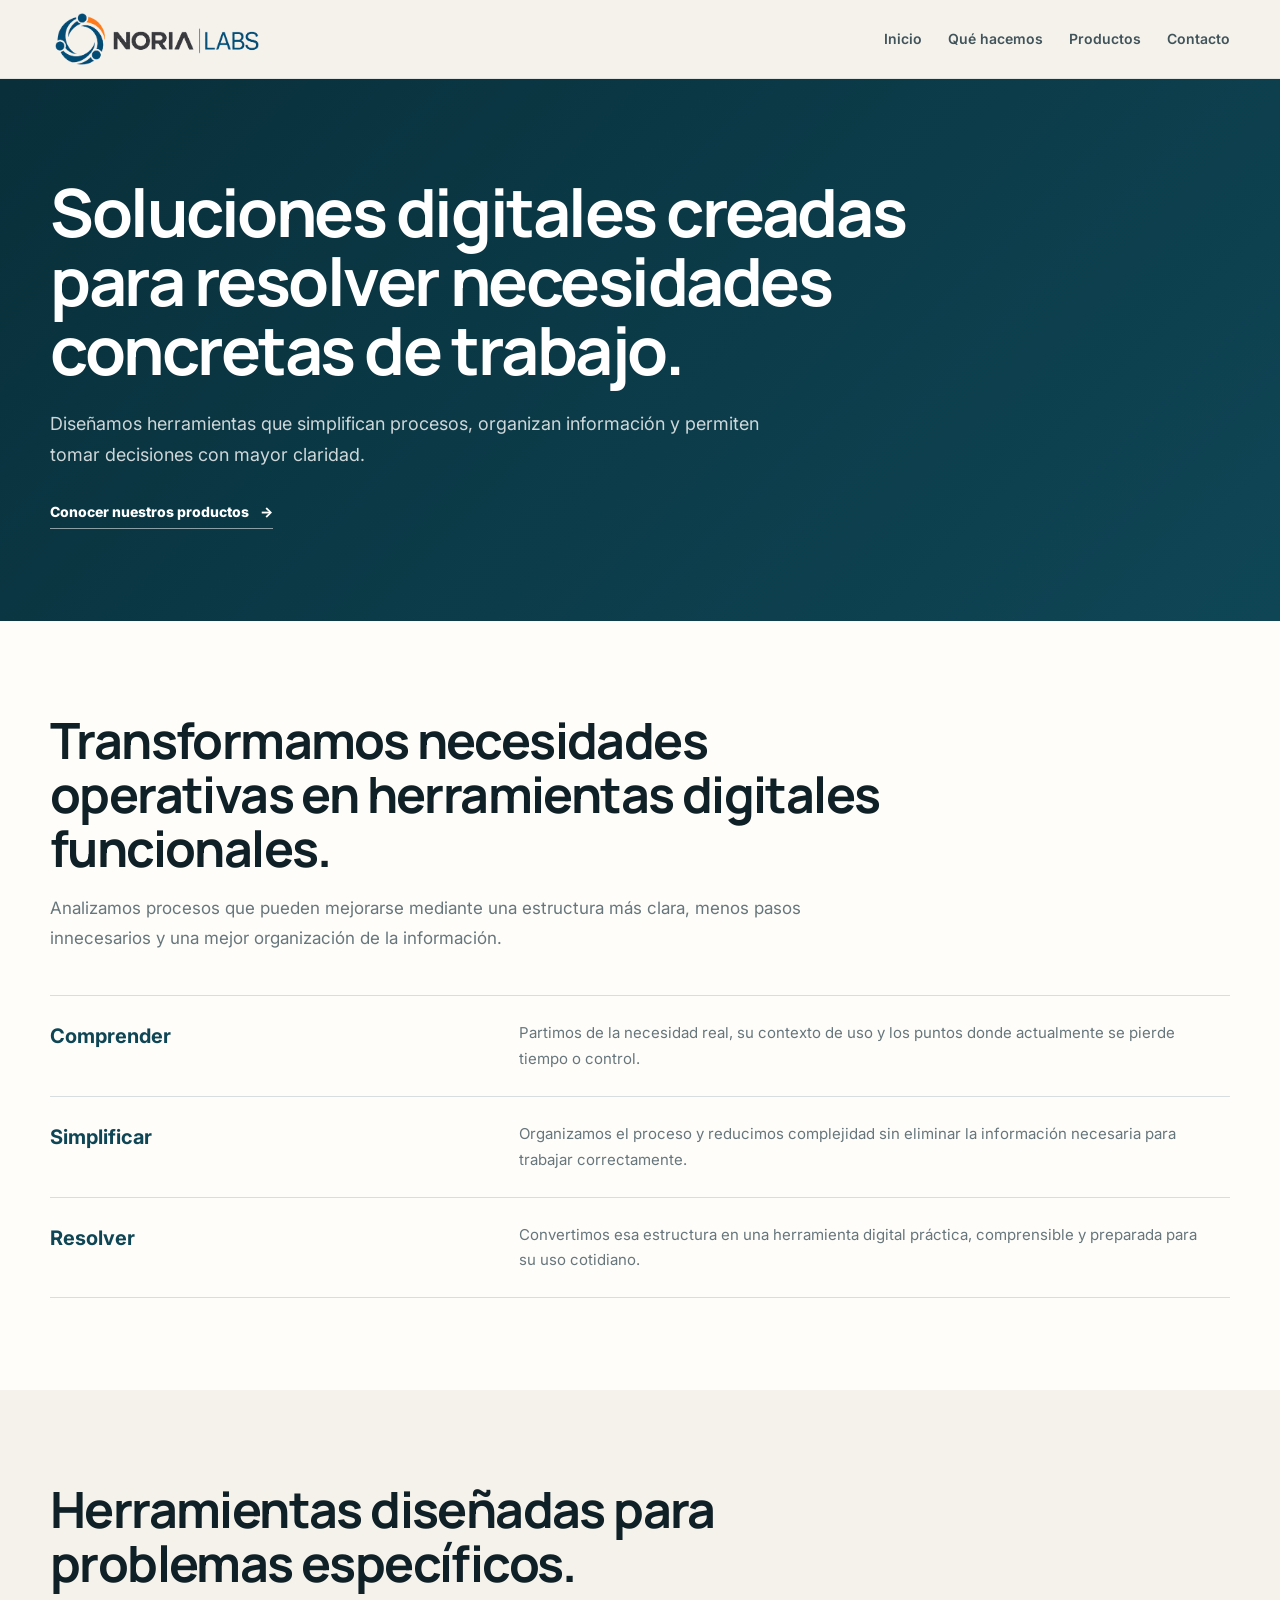
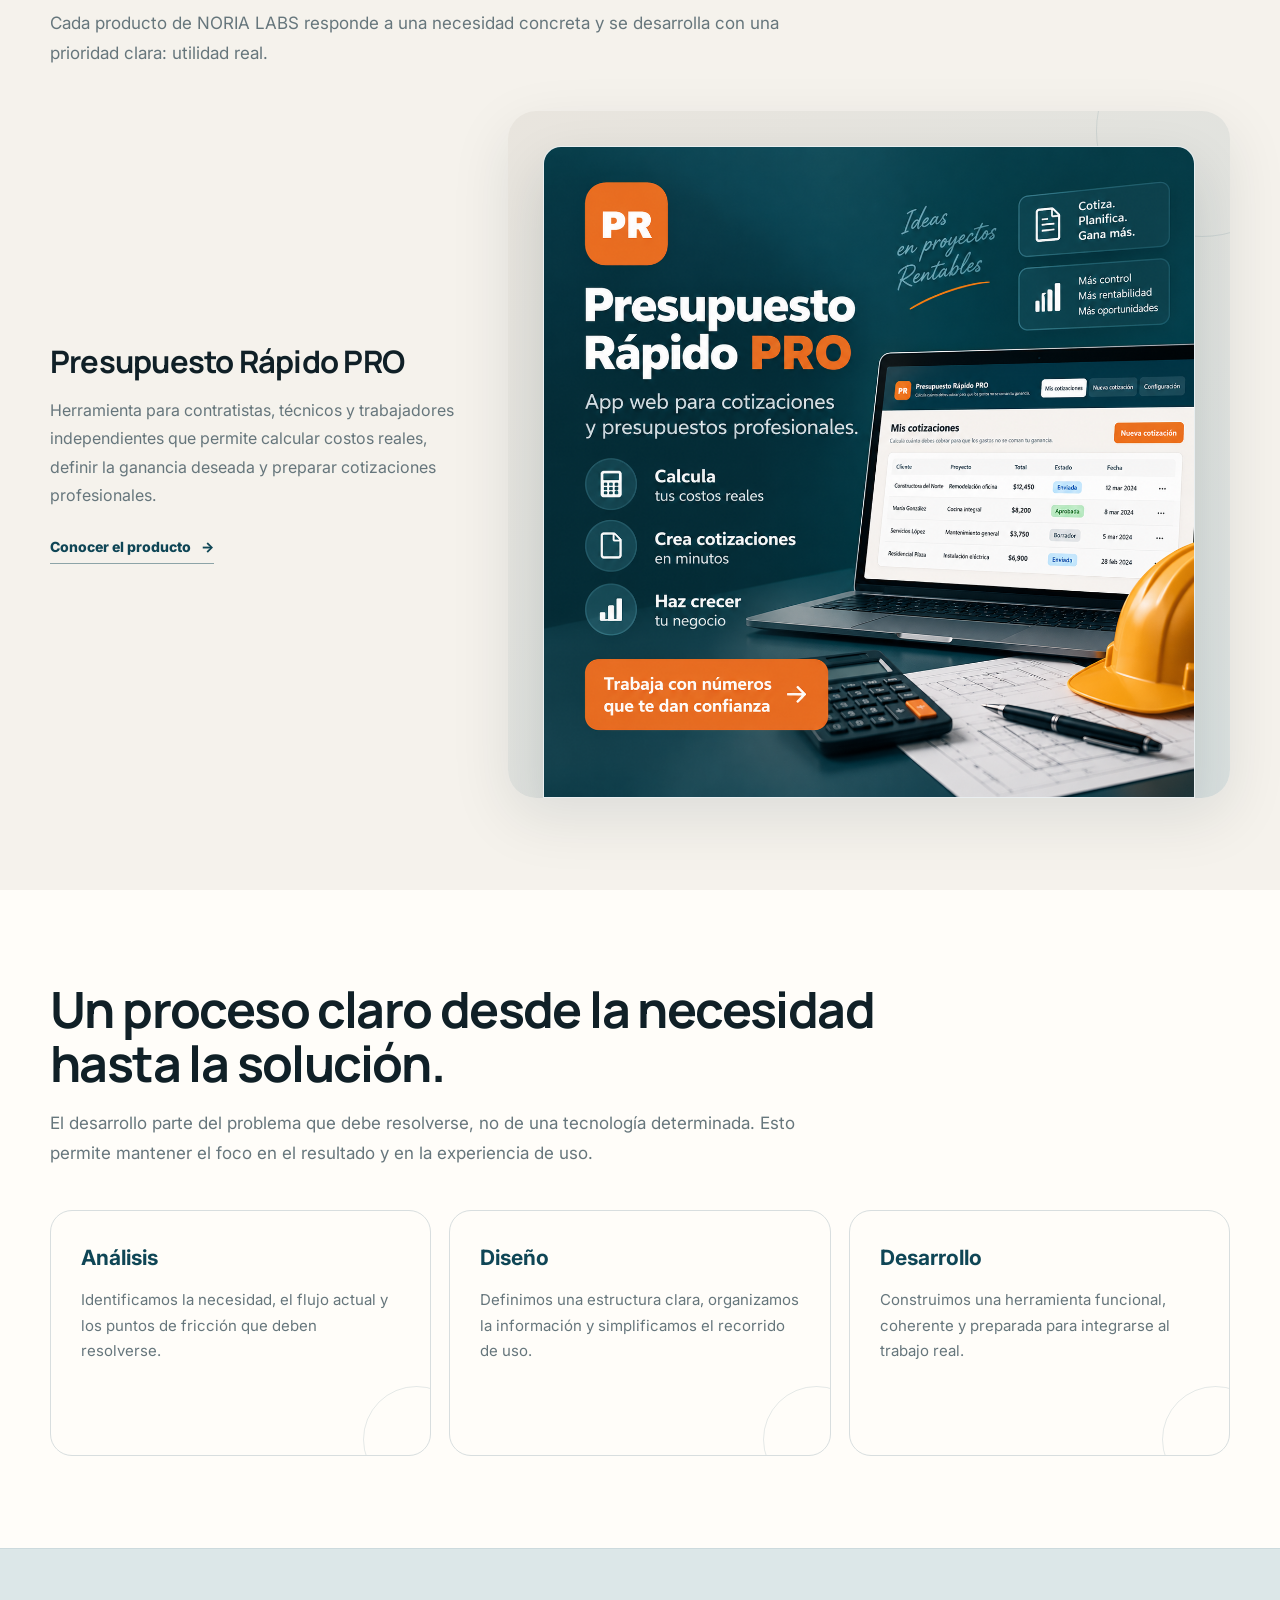
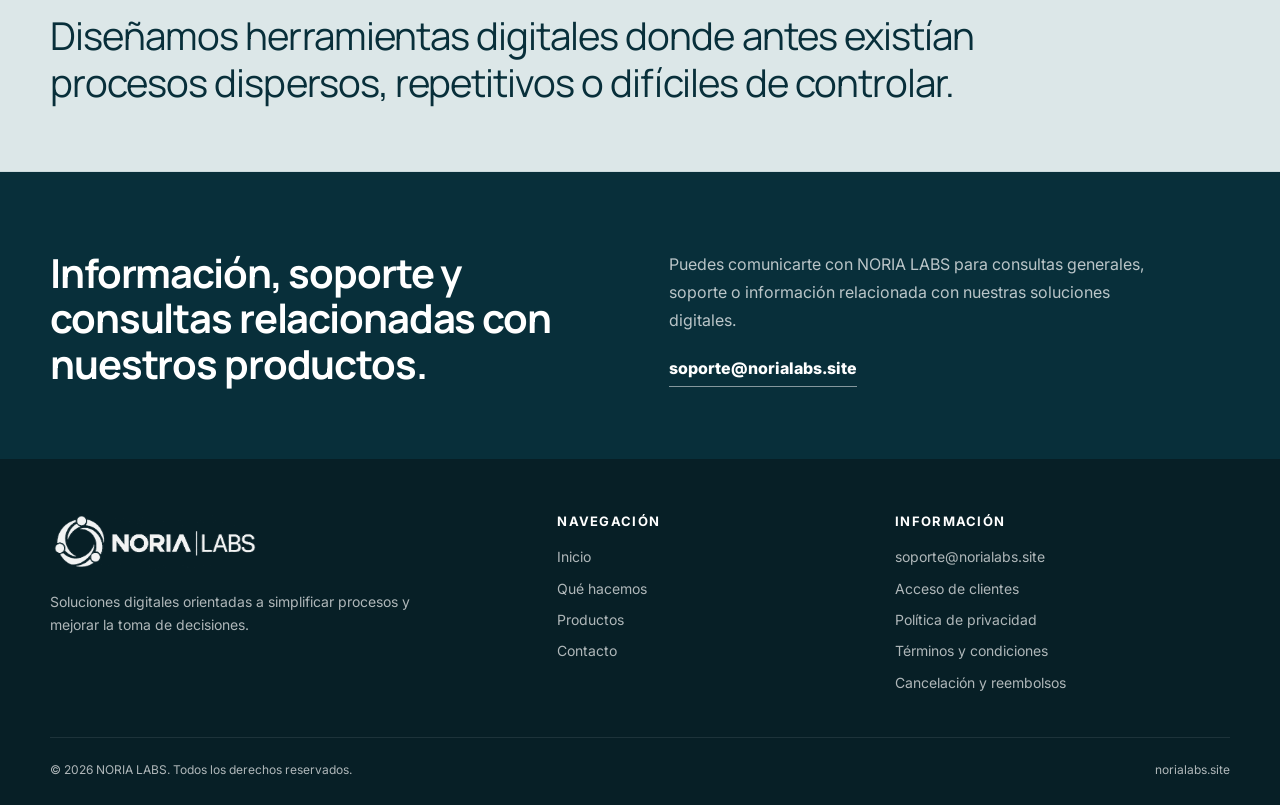
<file: index.html>
<!DOCTYPE html>
<html lang="es">
<head>
<meta charset="UTF-8">
<meta name="viewport" content="width=device-width, initial-scale=1.0">
<title>NORIA LABS — Soluciones digitales</title>
<meta name="description" content="NORIA LABS desarrolla herramientas digitales para simplificar procesos, organizar información y mejorar la toma de decisiones.">

<link rel="preconnect" href="https://fonts.googleapis.com">
<link rel="preconnect" href="https://fonts.gstatic.com" crossorigin>
<link href="https://fonts.googleapis.com/css2?family=Inter:wght@400;500;600;700;800&family=Manrope:wght@600;700;800&display=swap" rel="stylesheet">

<style>
:root{
  --teal:#0f4656;
  --teal-dark:#082f3a;
  --teal-soft:#dce7e8;
  --ivory:#f5f2ec;
  --paper:#fffdf9;
  --ink:#102027;
  --muted:#66767c;
  --line:#d8dedf;
  --white:#ffffff;
  --shadow:0 20px 60px rgba(5,38,46,.10);
}
*{box-sizing:border-box}
html{scroll-behavior:smooth}
body{
  margin:0;
  font-family:Inter,system-ui,sans-serif;
  color:var(--ink);
  background:var(--ivory);
  line-height:1.6;
  -webkit-font-smoothing:antialiased;
}
a{color:inherit;text-decoration:none}
img{display:block;max-width:100%}
.container{width:min(1180px,calc(100% - 40px));margin:auto}

.topbar{
  position:sticky;
  top:0;
  z-index:50;
  background:rgba(245,242,236,.94);
  backdrop-filter:blur(16px);
  border-bottom:1px solid rgba(15,70,86,.09);
}
.nav{
  height:78px;
  display:flex;
  align-items:center;
  gap:30px;
}
.logo img{
  width:214px;
  height:auto;
}
.nav-links{
  margin-left:auto;
  display:flex;
  gap:26px;
  font-size:14px;
  font-weight:600;
  color:#41545a;
}
.nav-links a{position:relative;padding:6px 0}
.nav-links a:after{
  content:"";
  position:absolute;
  left:0;
  bottom:0;
  width:0;
  height:1px;
  background:var(--teal);
  transition:.2s ease;
}
.nav-links a:hover:after{width:100%}

.hero{
  background:linear-gradient(135deg,var(--teal-dark),var(--teal));
  color:white;
  padding:98px 0 92px;
}
.hero-copy{
  max-width:860px;
}
.hero h1{
  margin:0;
  max-width:860px;
  font-family:Manrope,sans-serif;
  font-size:clamp(44px,5.2vw,72px);
  line-height:1.04;
  letter-spacing:-.037em;
}
.hero p{
  max-width:720px;
  margin:24px 0 0;
  font-size:18px;
  line-height:1.72;
  color:rgba(255,255,255,.80);
}
.hero-link{
  display:inline-flex;
  align-items:center;
  gap:11px;
  margin-top:30px;
  padding-bottom:5px;
  border-bottom:1px solid rgba(255,255,255,.52);
  font-size:14px;
  font-weight:800;
}
.hero-link span{transition:.2s}
.hero-link:hover span{transform:translateX(4px)}

.section{padding:92px 0}
.section.alt{background:var(--paper)}
.section-head{
  display:block;
  margin-bottom:42px;
}
.section h2{
  margin:0;
  max-width:840px;
  font-family:Manrope,sans-serif;
  font-size:clamp(34px,4vw,50px);
  line-height:1.08;
  letter-spacing:-.032em;
}
.section-intro{
  margin:18px 0 0;
  max-width:760px;
  color:var(--muted);
  font-size:17px;
  line-height:1.78;
}

.principles{
  border-top:1px solid var(--line);
}
.principle{
  display:grid;
  grid-template-columns:1fr 1.7fr;
  gap:50px;
  align-items:start;
  padding:24px 0;
  border-bottom:1px solid var(--line);
}
.principle h3{
  margin:0;
  color:var(--teal);
  font-size:20px;
}
.principle p{
  margin:0;
  max-width:690px;
  color:var(--muted);
  font-size:15px;
  line-height:1.72;
}

.product-layout{
  display:grid;
  grid-template-columns:.72fr 1.28fr;
  gap:52px;
  align-items:center;
}
.product-copy h3{
  margin:0 0 16px;
  font-family:Manrope,sans-serif;
  font-size:31px;
  line-height:1.14;
  letter-spacing:-.025em;
}
.product-copy p{
  margin:0 0 24px;
  color:var(--muted);
  line-height:1.78;
  font-size:16px;
}
.product-link{
  display:inline-flex;
  align-items:center;
  gap:10px;
  color:var(--teal);
  font-size:14px;
  font-weight:800;
  border-bottom:1px solid rgba(15,70,86,.45);
  padding-bottom:5px;
}
.product-visual{
  position:relative;
  border-radius:28px;
  padding:35px 35px 0;
  overflow:hidden;
  background:linear-gradient(145deg,#e9e5de,#d9e0df);
  box-shadow:var(--shadow);
}
.product-visual:before{
  content:"";
  position:absolute;
  width:210px;
  height:210px;
  border-radius:50%;
  border:1px solid rgba(15,70,86,.10);
  right:-78px;
  top:-86px;
}
.screen{
  position:relative;
  z-index:1;
  border-radius:18px 18px 0 0;
  overflow:hidden;
  border:1px solid rgba(15,70,86,.09);
  background:white;
  box-shadow:0 24px 55px rgba(5,38,46,.14);
}

.process{
  margin-top:8px;
  display:grid;
  grid-template-columns:repeat(3,1fr);
  gap:18px;
}
.process-card{
  position:relative;
  min-height:246px;
  padding:30px;
  border-radius:22px;
  border:1px solid var(--line);
  background:var(--paper);
  overflow:hidden;
}
.process-card:after{
  content:"";
  position:absolute;
  width:105px;height:105px;
  border:1px solid rgba(15,70,86,.11);
  border-radius:50%;
  right:-40px;bottom:-38px;
}
.process-card h3{
  margin:0 0 12px;
  color:var(--teal);
  font-size:21px;
}
.process-card p{
  margin:0;
  color:var(--muted);
  font-size:15px;
  line-height:1.72;
}

.statement{
  background:var(--teal-soft);
  border-top:1px solid rgba(15,70,86,.08);
  border-bottom:1px solid rgba(15,70,86,.08);
  padding:64px 0;
}
.statement p{
  margin:0;
  max-width:980px;
  font-family:Manrope,sans-serif;
  font-size:clamp(26px,3vw,39px);
  line-height:1.22;
  letter-spacing:-.025em;
  color:var(--teal-dark);
}

.contact{
  background:var(--teal-dark);
  color:white;
  padding:78px 0 72px;
}
.contact-grid{
  display:grid;
  grid-template-columns:1fr 1fr;
  gap:58px;
  align-items:start;
}
.contact h2{
  margin:0;
  max-width:660px;
  font-family:Manrope,sans-serif;
  font-size:clamp(28px,3.2vw,40px);
  line-height:1.14;
  letter-spacing:-.028em;
}
.contact p{
  margin:0 0 22px;
  max-width:490px;
  color:rgba(255,255,255,.72);
  font-size:16px;
  line-height:1.75;
}
.contact-link{
  display:inline-block;
  color:white;
  font-weight:800;
  border-bottom:1px solid rgba(255,255,255,.5);
  padding-bottom:5px;
}

footer{
  background:#071f26;
  color:rgba(255,255,255,.68);
  padding:52px 0 26px;
}
.footer-grid{
  display:grid;
  grid-template-columns:1.15fr .72fr .85fr;
  gap:54px;
}
.footer-logo img{
  width:210px;
  filter:brightness(0) invert(1);
  opacity:.95;
  margin-bottom:18px;
}
.footer-logo p{
  margin:0;
  max-width:390px;
  font-size:14px;
  line-height:1.7;
}
.footer-col strong{
  display:block;
  color:white;
  margin-bottom:14px;
  font-size:13px;
  text-transform:uppercase;
  letter-spacing:.1em;
}
.footer-col a,.footer-col span{
  display:block;
  margin:0 0 9px;
  font-size:14px;
}
.footer-legal{
  margin-top:34px;
  padding-top:22px;
  border-top:1px solid rgba(255,255,255,.09);
  display:flex;
  justify-content:space-between;
  gap:18px;
  flex-wrap:wrap;
  font-size:12px;
}

@media(max-width:900px){
  .nav-links{display:none}
  .product-layout,.contact-grid,.footer-grid{grid-template-columns:1fr}
  .principle{grid-template-columns:1fr}
  .process{grid-template-columns:1fr}
}
@media(max-width:620px){
  .container{width:min(100% - 28px,1180px)}
  .nav{height:66px}
  .logo img{width:160px}
  .hero{padding:54px 0 50px}
  .hero h1{font-size:36px;line-height:1.08;letter-spacing:-.03em}
  .hero p{font-size:16.5px;line-height:1.7}
  .hero-link{margin-top:26px;font-size:13.5px}
  .section{padding:58px 0}
  .section h2{font-size:28px;line-height:1.14;letter-spacing:-.02em}
  .section-intro{font-size:15.5px;line-height:1.72}
  .product-layout{gap:28px}
  .product-copy h3{font-size:27px}
  .product-visual{padding:22px 22px 0}
  .statement{padding:44px 0}
  .statement p{font-size:27px;line-height:1.25}
  .contact{padding:54px 0 50px}
  .contact h2{font-size:29px;line-height:1.16}
  .footer-logo img{width:180px}
}
</style>
</head>
<body>

<header class="topbar">
  <div class="container nav">
    <a class="logo" href="#inicio">
      <img src="assets/noria-labs-logo.png" alt="NORIA LABS">
    </a>

    <nav class="nav-links">
      <a href="#inicio">Inicio</a>
      <a href="#que-hacemos">Qué hacemos</a>
      <a href="#productos">Productos</a>
      <a href="#contacto">Contacto</a>
    </nav>
  </div>
</header>

<main>
  <section class="hero" id="inicio">
    <div class="container">
      <div class="hero-copy">
        <h1>Soluciones digitales creadas para resolver necesidades concretas de trabajo.</h1>
        <p>
          Diseñamos herramientas que simplifican procesos, organizan información y permiten tomar decisiones con mayor claridad.
        </p>
        <a class="hero-link" href="#productos">Conocer nuestros productos <span>→</span></a>
      </div>
    </div>
  </section>

  <section class="section alt" id="que-hacemos">
    <div class="container">
      <div class="section-head">
        <h2>Transformamos necesidades operativas en herramientas digitales funcionales.</h2>
        <p class="section-intro">
          Analizamos procesos que pueden mejorarse mediante una estructura más clara, menos pasos innecesarios y una mejor organización de la información.
        </p>
      </div>

      <div class="principles">
        <div class="principle">
          <h3>Comprender</h3>
          <p>Partimos de la necesidad real, su contexto de uso y los puntos donde actualmente se pierde tiempo o control.</p>
        </div>
        <div class="principle">
          <h3>Simplificar</h3>
          <p>Organizamos el proceso y reducimos complejidad sin eliminar la información necesaria para trabajar correctamente.</p>
        </div>
        <div class="principle">
          <h3>Resolver</h3>
          <p>Convertimos esa estructura en una herramienta digital práctica, comprensible y preparada para su uso cotidiano.</p>
        </div>
      </div>
    </div>
  </section>

  <section class="section" id="productos">
    <div class="container">
      <div class="section-head">
        <h2>Herramientas diseñadas para problemas específicos.</h2>
        <p class="section-intro">
          Cada producto de NORIA LABS responde a una necesidad concreta y se desarrolla con una prioridad clara: utilidad real.
        </p>
      </div>

      <div class="product-layout">
        <div class="product-copy">
          <h3>Presupuesto Rápido PRO</h3>
          <p>
            Herramienta para contratistas, técnicos y trabajadores independientes que permite calcular costos reales, definir la ganancia deseada y preparar cotizaciones profesionales.
          </p>
          <a class="product-link" href="https://norialabs.site/presupuesto-pro/" target="_blank">
            Conocer el producto <span>→</span>
          </a>
        </div>

        <div class="product-visual">
          <div class="screen">
            <img src="presupuesto-pro/assets/presupuesto-pro-hero.png" alt="Presupuesto Rápido PRO">
          </div>
        </div>
      </div>
    </div>
  </section>

  <section class="section alt">
    <div class="container">
      <div class="section-head">
        <h2>Un proceso claro desde la necesidad hasta la solución.</h2>
        <p class="section-intro">
          El desarrollo parte del problema que debe resolverse, no de una tecnología determinada. Esto permite mantener el foco en el resultado y en la experiencia de uso.
        </p>
      </div>

      <div class="process">
        <article class="process-card">
          <h3>Análisis</h3>
          <p>Identificamos la necesidad, el flujo actual y los puntos de fricción que deben resolverse.</p>
        </article>
        <article class="process-card">
          <h3>Diseño</h3>
          <p>Definimos una estructura clara, organizamos la información y simplificamos el recorrido de uso.</p>
        </article>
        <article class="process-card">
          <h3>Desarrollo</h3>
          <p>Construimos una herramienta funcional, coherente y preparada para integrarse al trabajo real.</p>
        </article>
      </div>
    </div>
  </section>

  <section class="statement">
    <div class="container">
      <p>Diseñamos herramientas digitales donde antes existían procesos dispersos, repetitivos o difíciles de controlar.</p>
    </div>
  </section>

  <section class="contact" id="contacto">
    <div class="container contact-grid">
      <div>
        <h2>Información, soporte y consultas relacionadas con nuestros productos.</h2>
      </div>
      <div>
        <p>
          Puedes comunicarte con NORIA LABS para consultas generales, soporte o información relacionada con nuestras soluciones digitales.
        </p>
        <a class="contact-link" href="https://mail.google.com/mail/?view=cm&fs=1&to=soporte@norialabs.site&su=Consulta%20NORIA%20LABS" target="_blank" rel="noopener">soporte@norialabs.site</a>
      </div>
    </div>
  </section>
</main>

<footer>
  <div class="container">
    <div class="footer-grid">
      <div class="footer-logo">
        <img src="assets/noria-labs-logo.png" alt="NORIA LABS">
        <p>Soluciones digitales orientadas a simplificar procesos y mejorar la toma de decisiones.</p>
      </div>

      <div class="footer-col">
        <strong>Navegación</strong>
        <a href="#inicio">Inicio</a>
        <a href="#que-hacemos">Qué hacemos</a>
        <a href="#productos">Productos</a>
        <a href="#contacto">Contacto</a>
      </div>

      <div class="footer-col">
        <strong>Información</strong>
        <a href="https://mail.google.com/mail/?view=cm&fs=1&to=soporte@norialabs.site&su=Consulta%20NORIA%20LABS" target="_blank" rel="noopener">soporte@norialabs.site</a>
        <a href="https://presupuestopro.norialabs.site" target="_blank">Acceso de clientes</a>
        <a href="/privacidad.html">Política de privacidad</a>
        <a href="/terminos.html">Términos y condiciones</a>
        <a href="/cancelacion-reembolsos.html">Cancelación y reembolsos</a>
      </div>
    </div>

    <div class="footer-legal">
      <span>© 2026 NORIA LABS. Todos los derechos reservados.</span>
      <span>norialabs.site</span>
    </div>
  </div>
</footer>

</body>
</html>
</file>
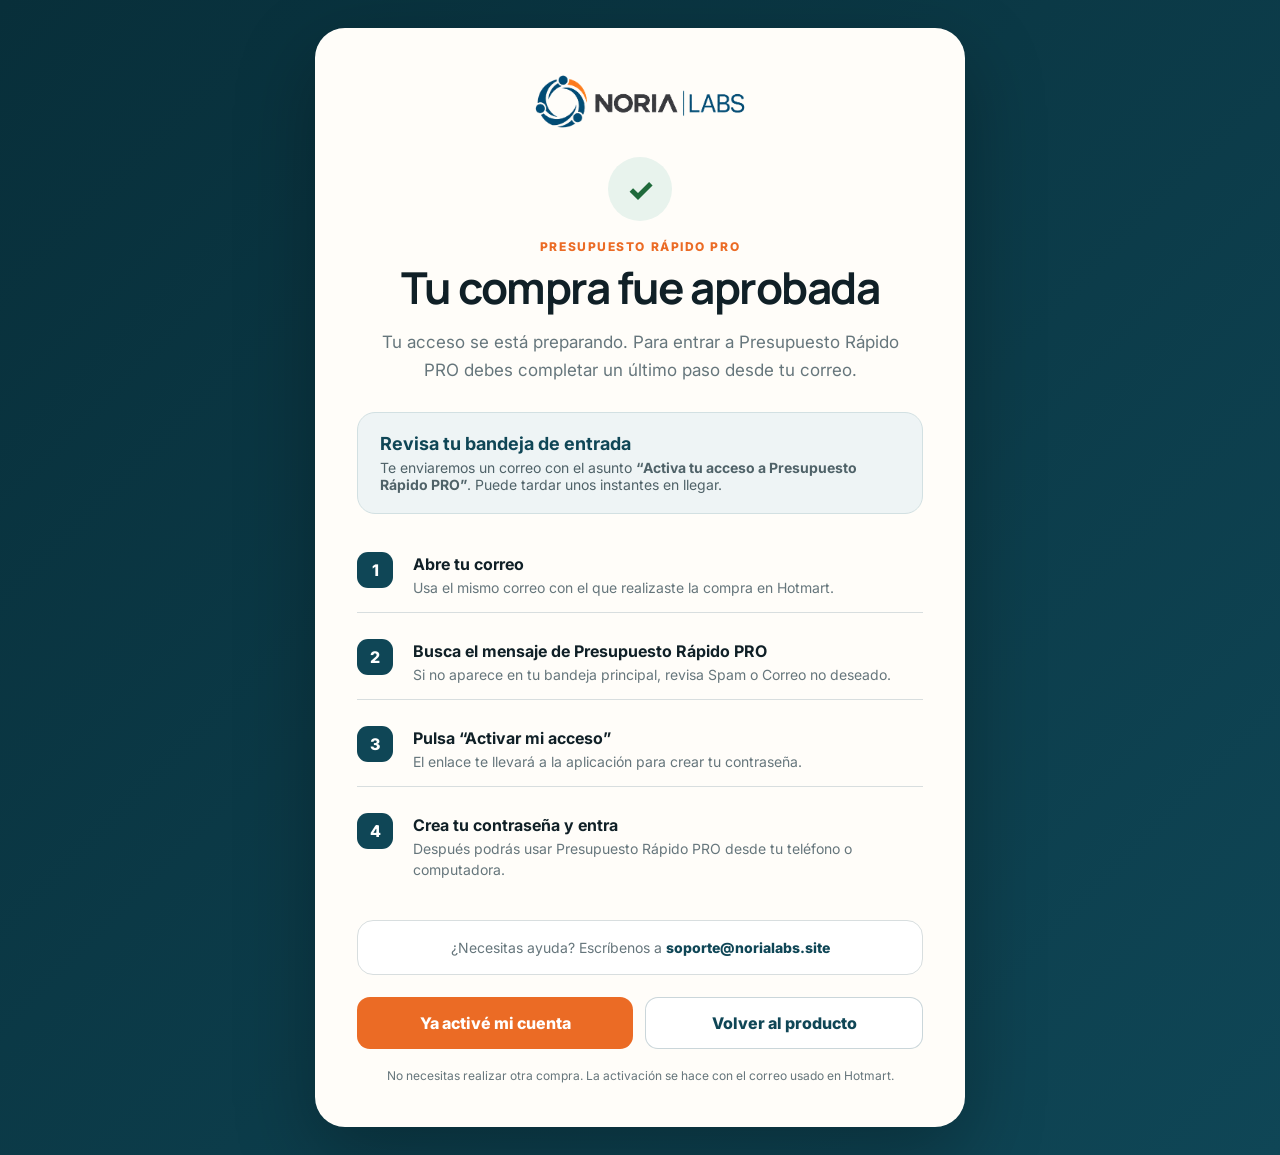
<file: activar/index.html>
<!doctype html>
<html lang="es">
<head>
  <meta charset="utf-8">
  <meta name="viewport" content="width=device-width, initial-scale=1">
  <title>Activa tu acceso | Presupuesto Rápido PRO</title>
  <meta name="description" content="Instrucciones para activar tu acceso a Presupuesto Rápido PRO después de tu compra.">
  <meta name="robots" content="noindex,nofollow">
  <meta name="theme-color" content="#0f4656">
  <link rel="preconnect" href="https://fonts.googleapis.com">
  <link rel="preconnect" href="https://fonts.gstatic.com" crossorigin>
  <link href="https://fonts.googleapis.com/css2?family=Inter:wght@400;500;600;700;800&family=Manrope:wght@600;700;800&display=swap" rel="stylesheet">
  <style>
    :root{--teal:#0f4656;--teal-dark:#082f3a;--orange:#eb6b25;--orange-dark:#d75916;--ivory:#f5f2ec;--paper:#fffdf9;--ink:#102027;--muted:#66767c;--line:#d8dedf}
    *{box-sizing:border-box}body{margin:0;min-height:100vh;font-family:Inter,system-ui,sans-serif;color:var(--ink);background:linear-gradient(135deg,var(--teal-dark),var(--teal));display:grid;place-items:center;padding:28px}
    .card{width:min(650px,100%);background:var(--paper);border-radius:30px;padding:42px;box-shadow:0 28px 80px rgba(0,0,0,.28)}
    .brand{display:flex;justify-content:center;margin-bottom:24px}.brand img{width:220px;max-width:76%;height:auto}
    .ok{width:64px;height:64px;border-radius:50%;display:grid;place-items:center;margin:0 auto 18px;background:#e8f3ed;color:#1f6a3b;font-size:31px;font-weight:800}
    .eyebrow{display:block;text-align:center;font-size:12px;font-weight:800;letter-spacing:.13em;color:var(--orange);margin-bottom:10px}
    h1{font-family:Manrope,sans-serif;font-size:clamp(30px,6vw,44px);line-height:1.08;letter-spacing:-.035em;text-align:center;margin:0 0 16px}
    .lead{color:var(--muted);font-size:17px;line-height:1.65;text-align:center;margin:0 auto 28px;max-width:540px}
    .notice{background:#eef4f5;border:1px solid #d2e0e2;border-radius:18px;padding:20px 22px;margin-bottom:24px}
    .notice strong{display:block;color:var(--teal);font-size:18px;margin-bottom:5px}.notice p{margin:0;color:#4f6268;font-size:14px}
    .steps{display:grid;gap:12px;margin:0 0 26px}
    .step{display:grid;grid-template-columns:42px 1fr;gap:14px;align-items:start;padding:14px 0;border-bottom:1px solid var(--line)}
    .step:last-child{border-bottom:0}.num{width:36px;height:36px;border-radius:11px;background:var(--teal);color:#fff;display:grid;place-items:center;font-weight:800}.step strong{display:block;margin:2px 0 3px}.step span{color:var(--muted);font-size:14px;line-height:1.5}
    .help{background:#fff;border:1px solid var(--line);border-radius:16px;padding:18px;text-align:center;color:var(--muted);font-size:14px}.help a{color:var(--teal);font-weight:800;text-decoration:none}
    .actions{display:flex;gap:12px;flex-wrap:wrap;margin-top:22px}.btn{flex:1;min-width:210px;display:inline-flex;align-items:center;justify-content:center;min-height:52px;padding:0 20px;border-radius:13px;font-weight:800;text-decoration:none}.btn-primary{background:var(--orange);color:#fff}.btn-primary:hover{background:var(--orange-dark)}.btn-secondary{border:1px solid rgba(15,70,86,.22);color:var(--teal);background:#fff}
    .micro{text-align:center;color:var(--muted);font-size:12px;line-height:1.5;margin:18px 0 0}
    @media(max-width:560px){body{padding:18px}.card{padding:30px 22px;border-radius:22px}.brand img{width:190px}.lead{font-size:16px}.actions{display:grid}.btn{width:100%;min-width:0}}
  </style>
</head>
<body>
  <main class="card">
    <div class="brand"><img src="../assets/noria-labs-logo.png" alt="NORIA LABS"></div>
    <div class="ok">✓</div>
    <span class="eyebrow">PRESUPUESTO RÁPIDO PRO</span>
    <h1>Tu compra fue aprobada</h1>
    <p class="lead">Tu acceso se está preparando. Para entrar a Presupuesto Rápido PRO debes completar un último paso desde tu correo.</p>

    <div class="notice">
      <strong>Revisa tu bandeja de entrada</strong>
      <p>Te enviaremos un correo con el asunto <b>“Activa tu acceso a Presupuesto Rápido PRO”</b>. Puede tardar unos instantes en llegar.</p>
    </div>

    <div class="steps">
      <div class="step"><div class="num">1</div><div><strong>Abre tu correo</strong><span>Usa el mismo correo con el que realizaste la compra en Hotmart.</span></div></div>
      <div class="step"><div class="num">2</div><div><strong>Busca el mensaje de Presupuesto Rápido PRO</strong><span>Si no aparece en tu bandeja principal, revisa Spam o Correo no deseado.</span></div></div>
      <div class="step"><div class="num">3</div><div><strong>Pulsa “Activar mi acceso”</strong><span>El enlace te llevará a la aplicación para crear tu contraseña.</span></div></div>
      <div class="step"><div class="num">4</div><div><strong>Crea tu contraseña y entra</strong><span>Después podrás usar Presupuesto Rápido PRO desde tu teléfono o computadora.</span></div></div>
    </div>

    <div class="help">
      ¿Necesitas ayuda? Escríbenos a
      <a href="https://mail.google.com/mail/?view=cm&fs=1&to=soporte@norialabs.site&su=Ayuda%20con%20mi%20acceso%20a%20Presupuesto%20R%C3%A1pido%20PRO" target="_blank" rel="noopener">soporte@norialabs.site</a>
    </div>

    <div class="actions">
      <a class="btn btn-primary" href="https://presupuestopro.norialabs.site" target="_blank" rel="noopener">Ya activé mi cuenta</a>
      <a class="btn btn-secondary" href="https://norialabs.site/presupuesto-pro/">Volver al producto</a>
    </div>
    <p class="micro">No necesitas realizar otra compra. La activación se hace con el correo usado en Hotmart.</p>
  </main>
</body>
</html>
</file>
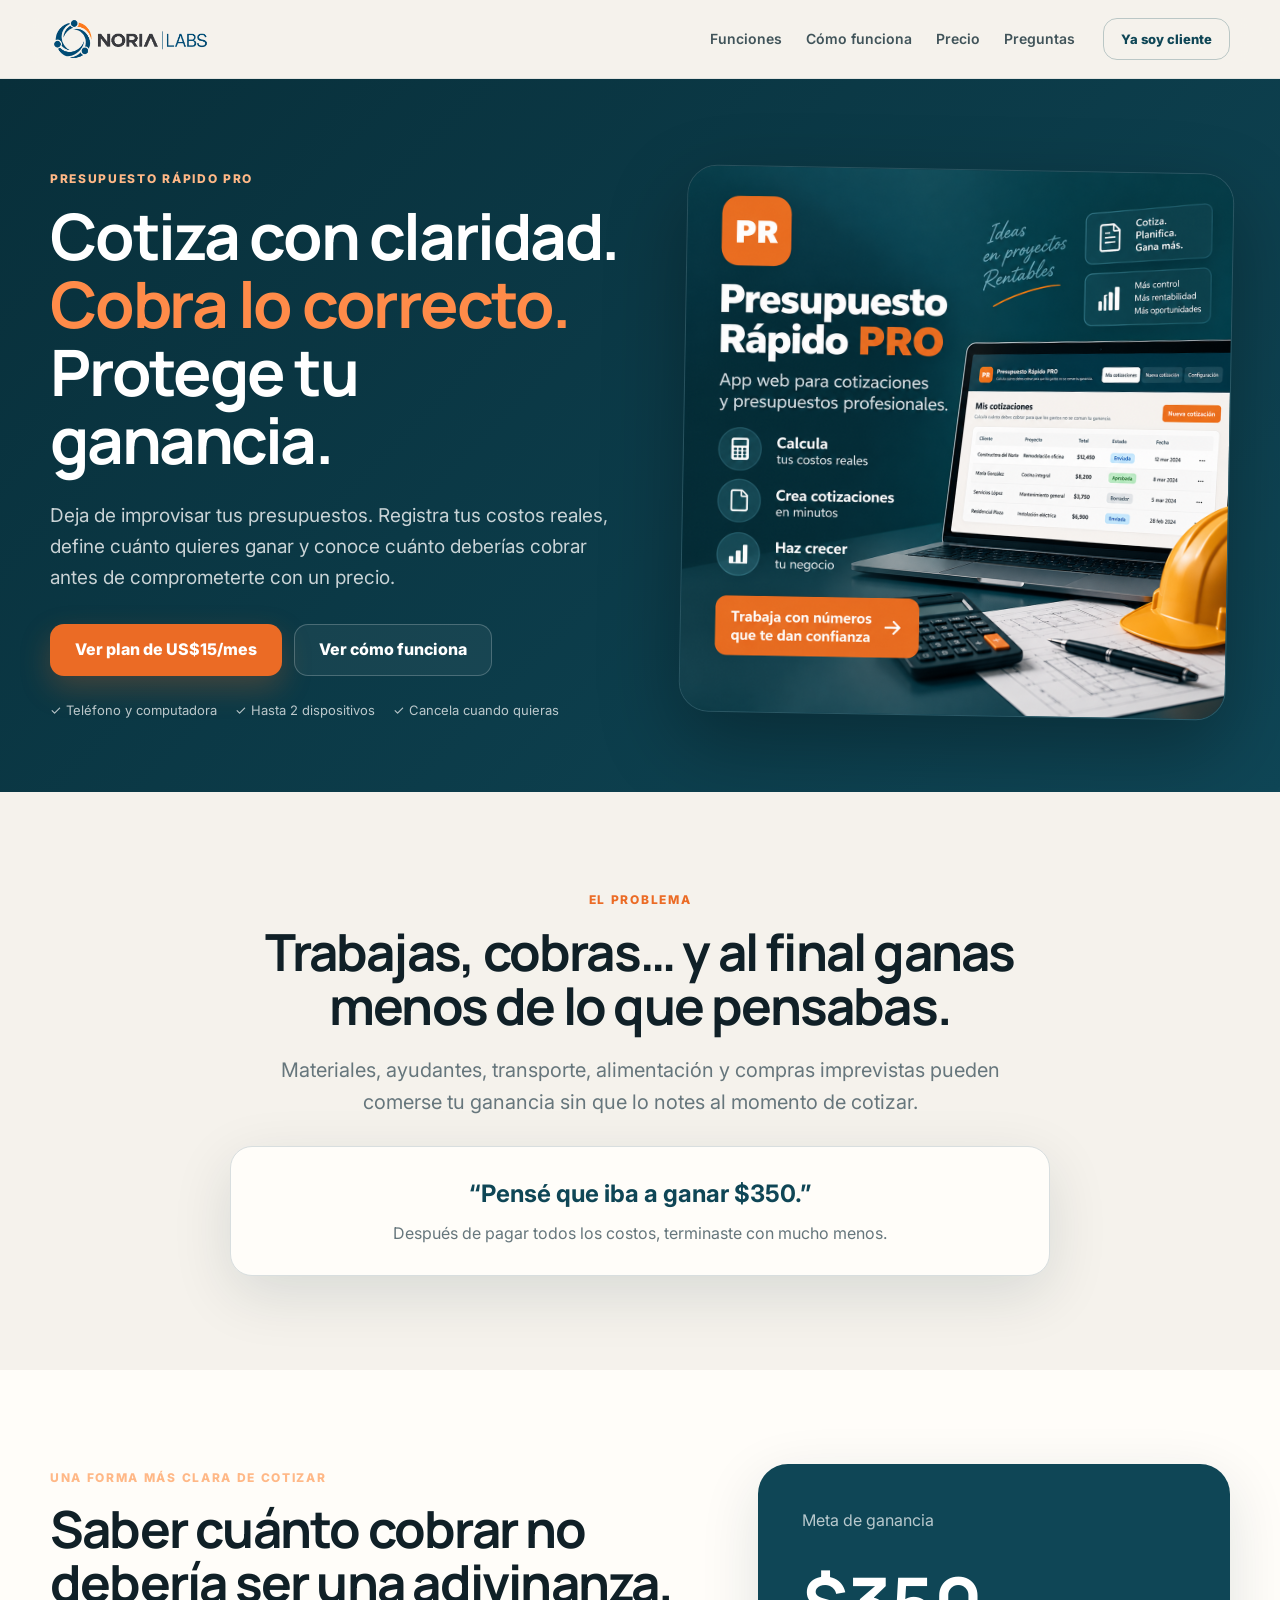
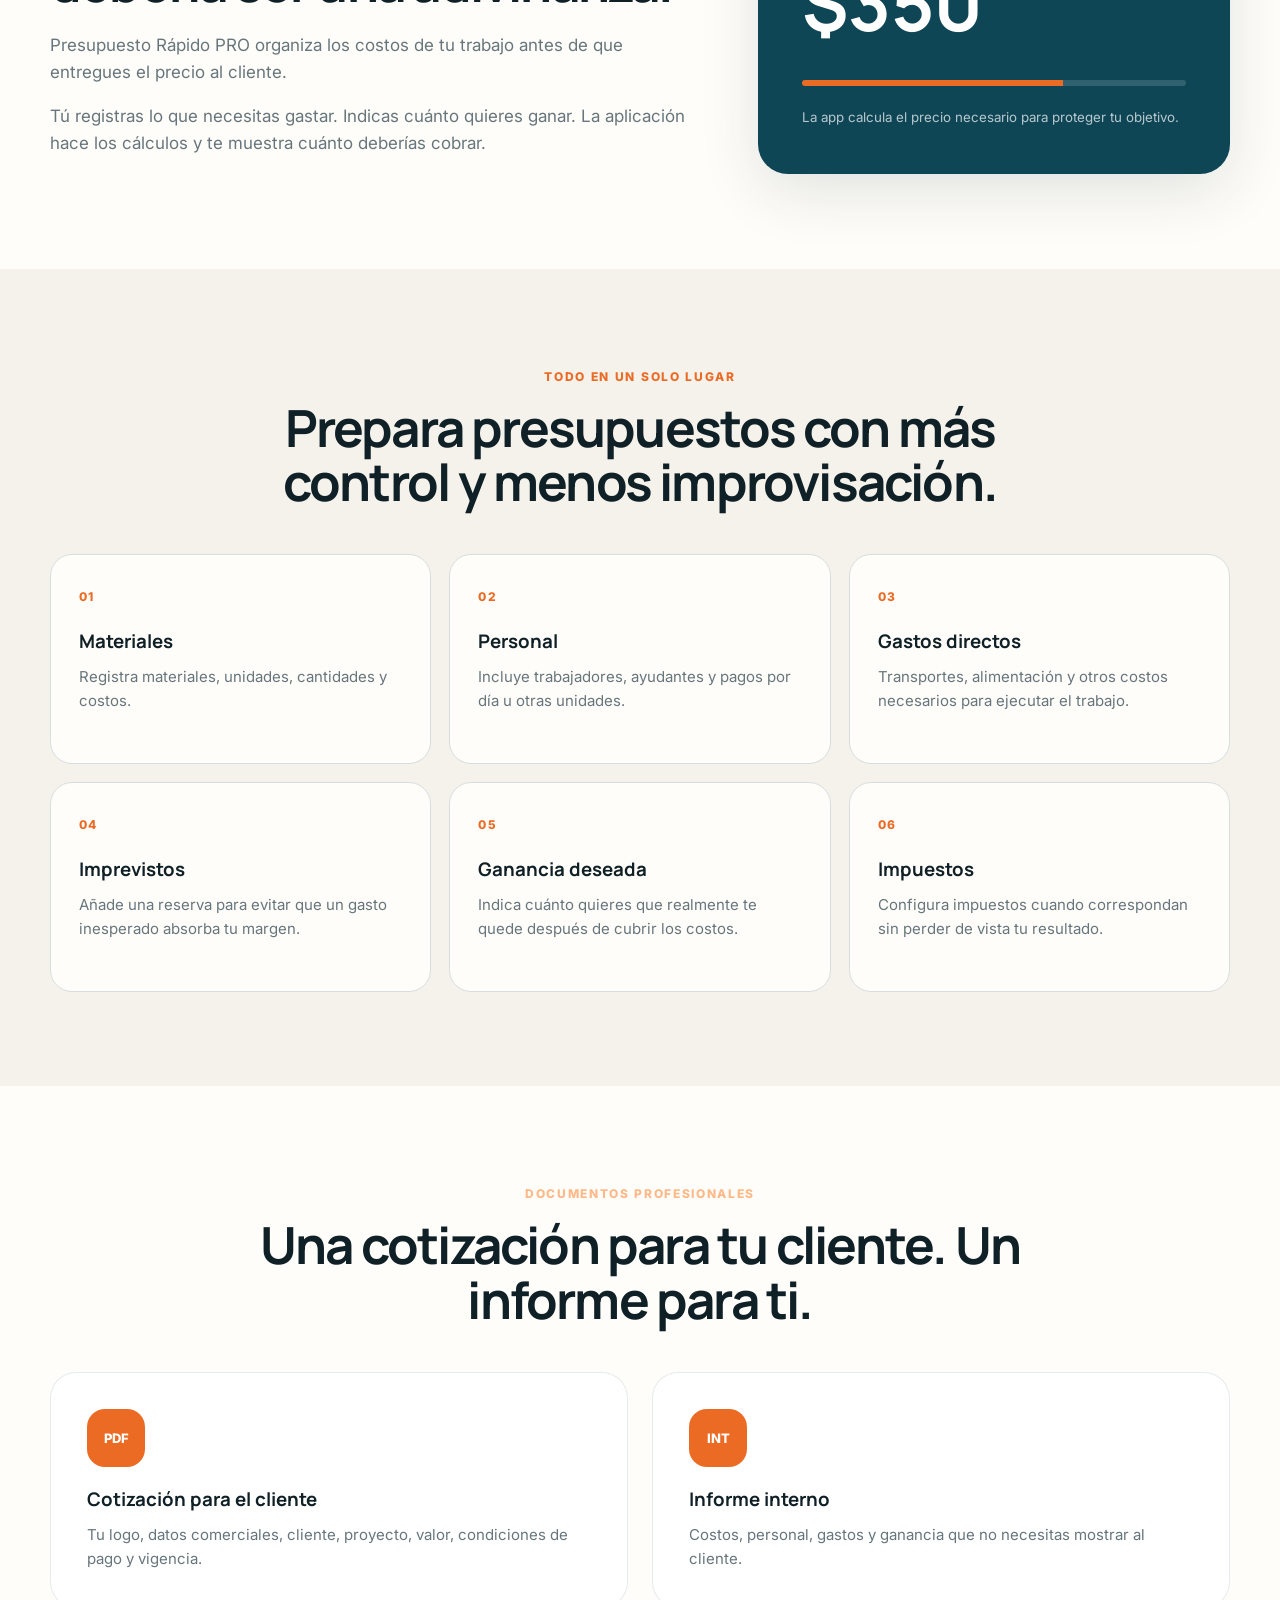
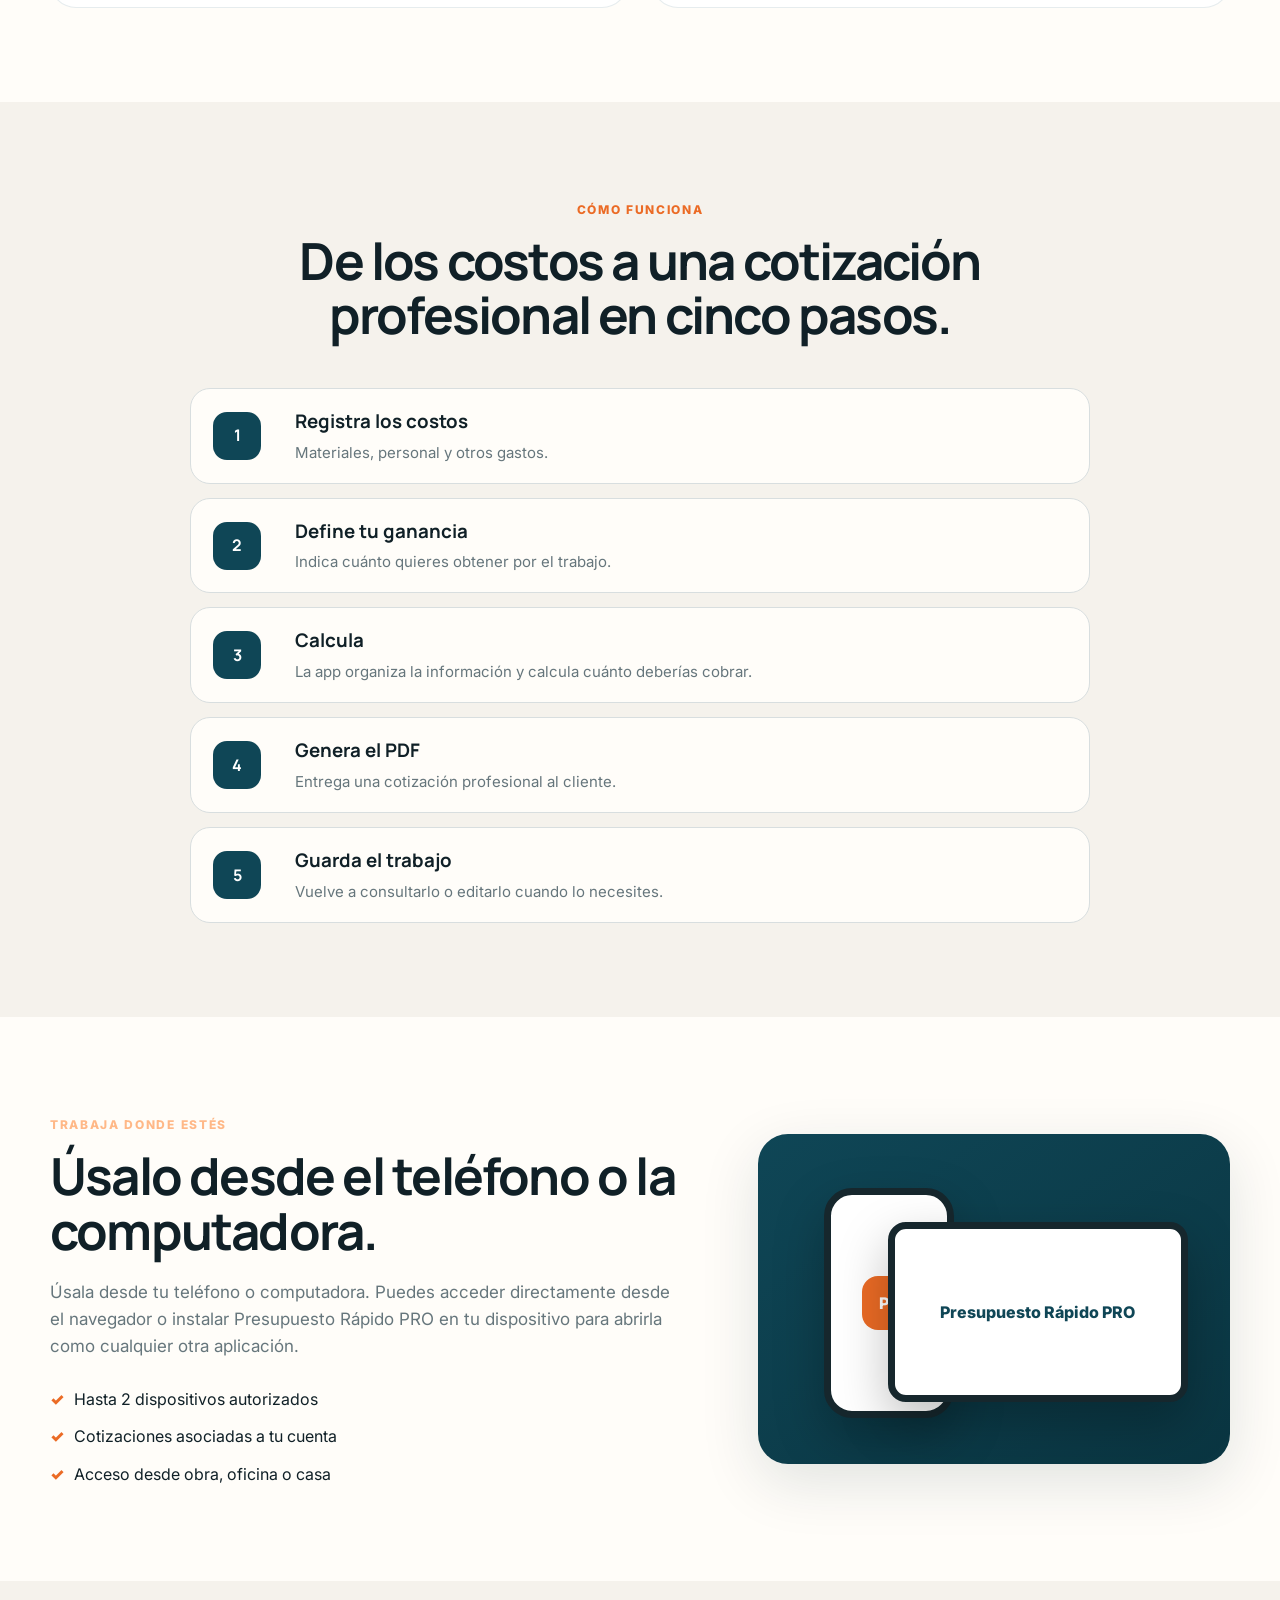
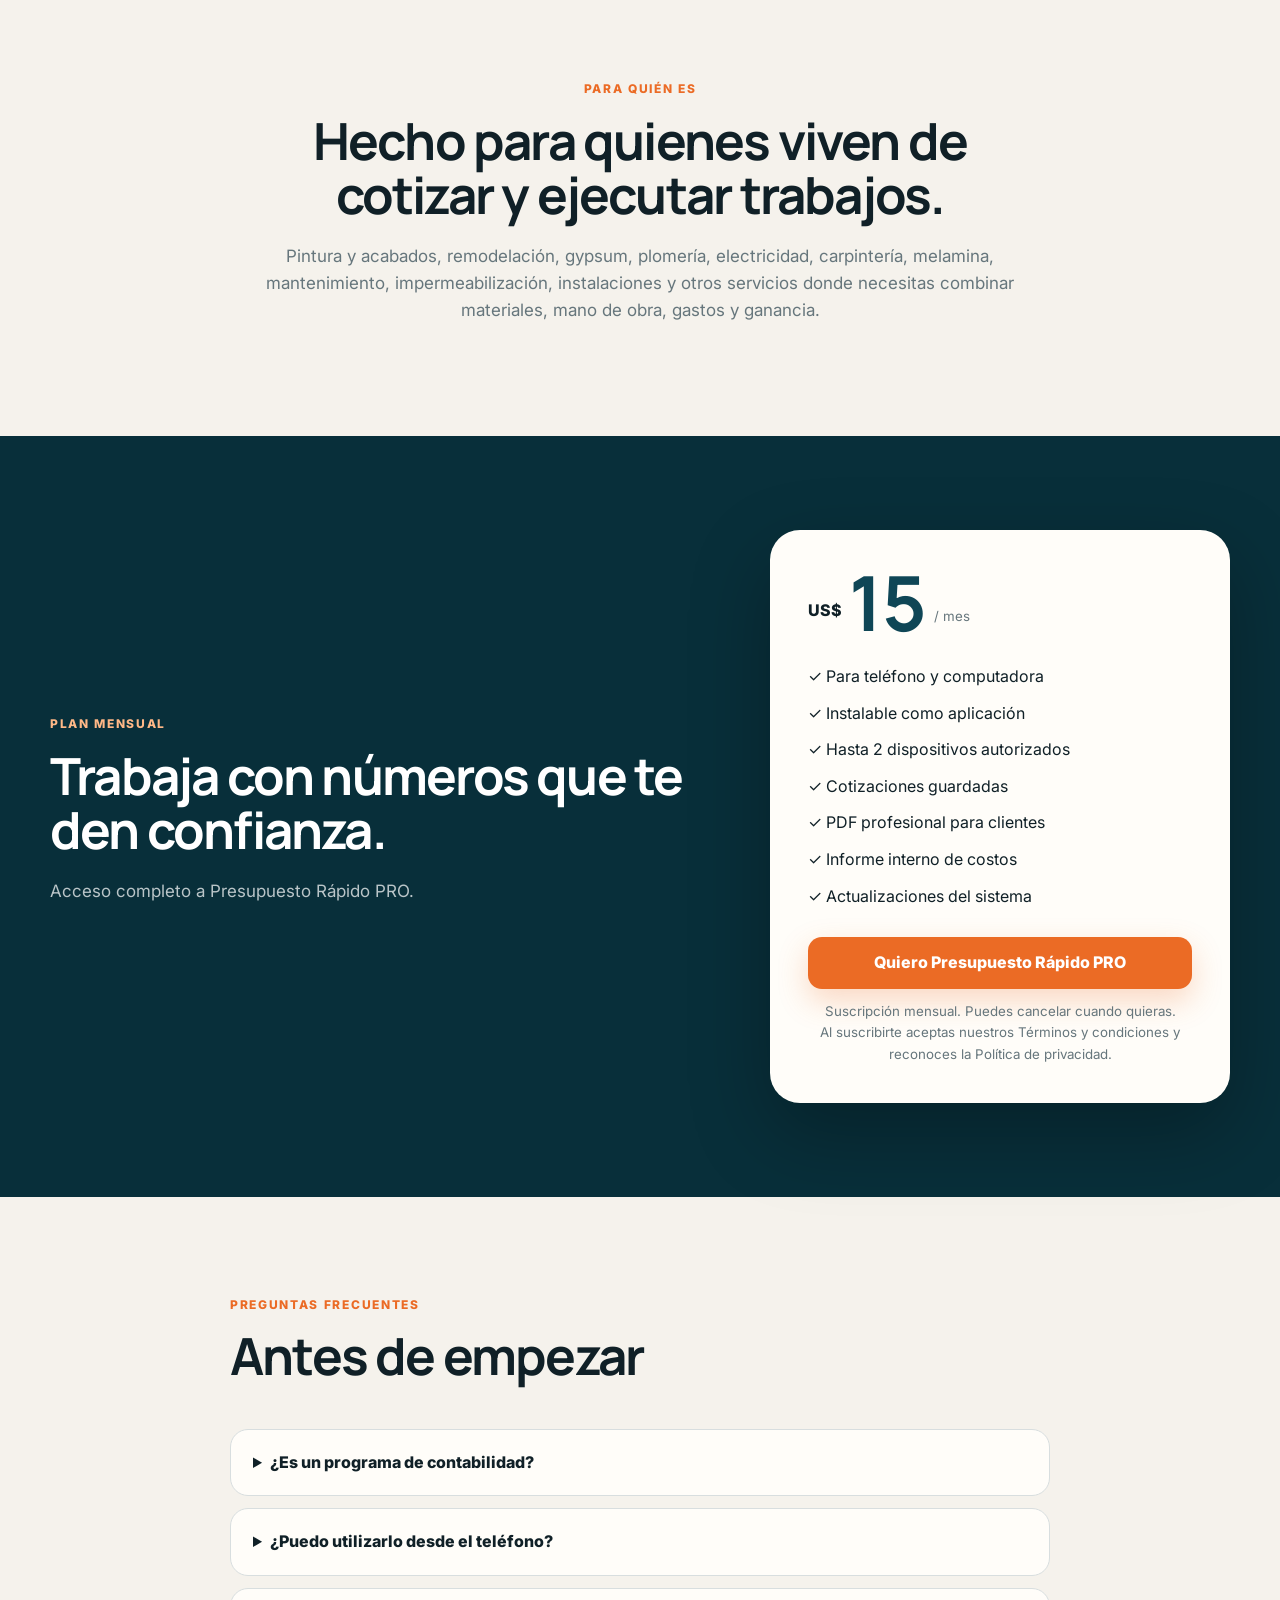
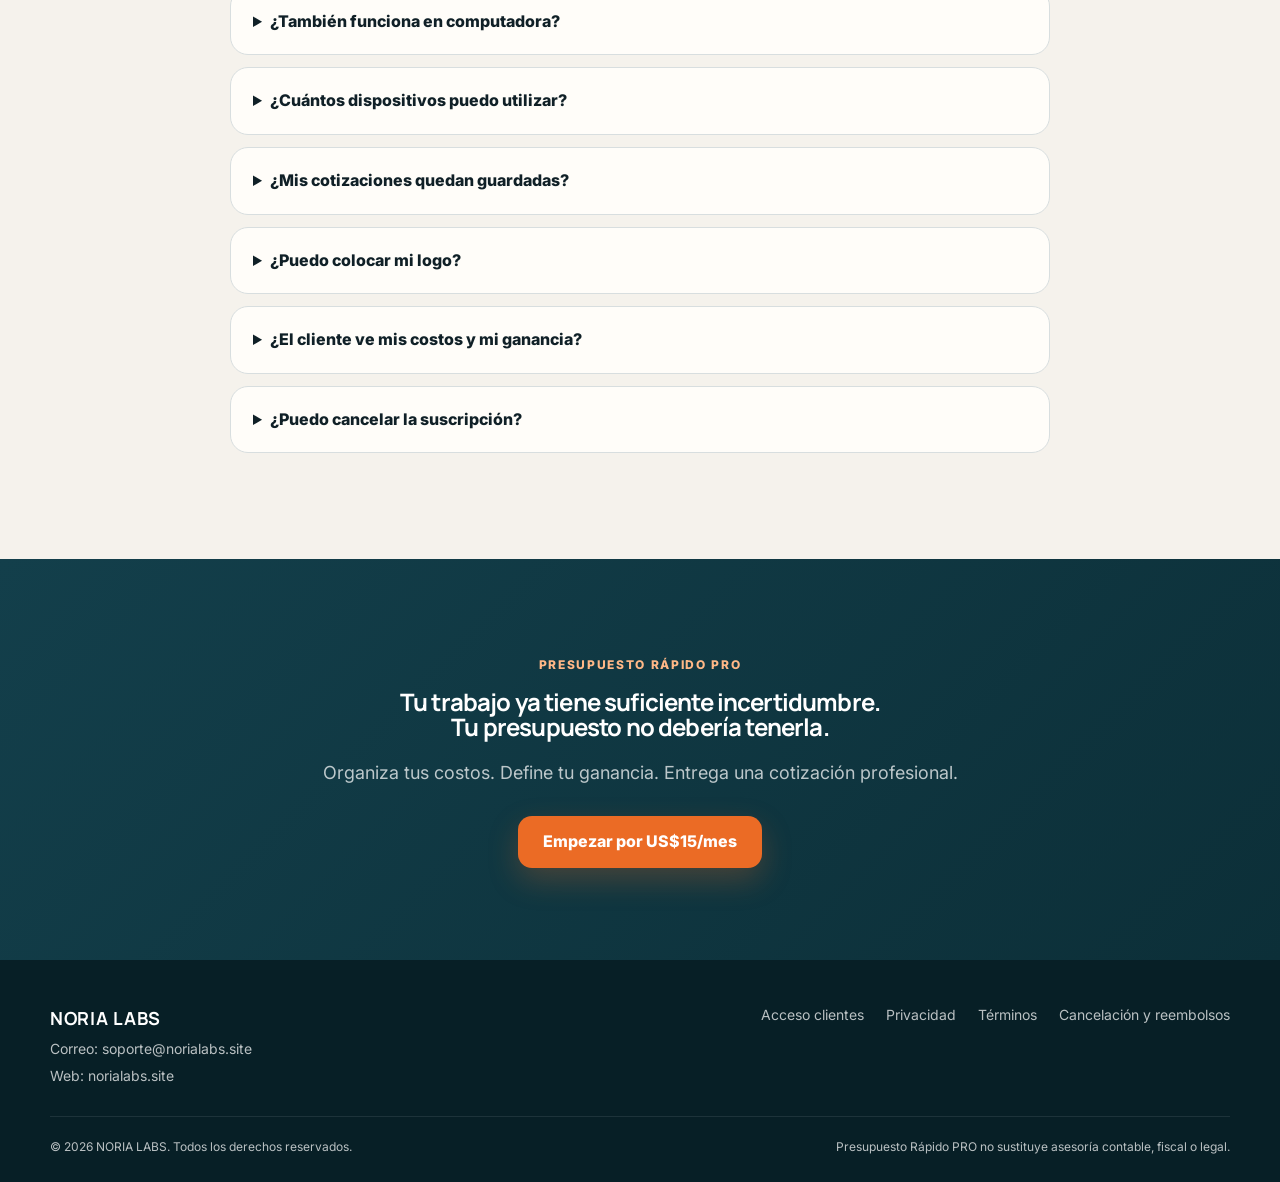
<file: presupuesto-pro/index.html>
<!doctype html>
<html lang="es">
<head>
  <meta charset="utf-8">
  <meta name="viewport" content="width=device-width, initial-scale=1">
  <title>Presupuesto Rápido PRO | NORIA LABS</title>
  <meta name="description" content="Calcula costos reales, define tu ganancia y crea cotizaciones profesionales desde teléfono o computadora.">
  <meta name="theme-color" content="#0f4656">
  <link rel="preconnect" href="https://fonts.googleapis.com">
  <link rel="preconnect" href="https://fonts.gstatic.com" crossorigin>
  <link href="https://fonts.googleapis.com/css2?family=Inter:wght@400;500;600;700;800&family=Manrope:wght@600;700;800&display=swap" rel="stylesheet">
  <link rel="stylesheet" href="styles.css">
</head>
<body>
  <header class="topbar">
    <div class="container nav-wrap">
      <a class="brand" href="#inicio" aria-label="NORIA LABS">
        <img class="brand-logo" src="assets/noria-labs-logo.png" alt="Noria Labs">
      </a>
      <nav class="nav-links">
        <a href="#funciones">Funciones</a>
        <a href="#como-funciona">Cómo funciona</a>
        <a href="#precio">Precio</a>
        <a href="#faq">Preguntas</a>
      </nav>
      <a class="btn btn-small btn-outline" href="https://presupuestopro.norialabs.site" target="_blank" rel="noopener">Ya soy cliente</a>
    </div>
  </header>

  <main>
    <section class="hero" id="inicio">
      <div class="container hero-grid">
        <div class="hero-copy">
          <span class="eyebrow">PRESUPUESTO RÁPIDO PRO</span>
          <h1>Cotiza con claridad.<br><span>Cobra lo correcto.</span><br>Protege tu ganancia.</h1>
          <p class="lead">Deja de improvisar tus presupuestos. Registra tus costos reales, define cuánto quieres ganar y conoce cuánto deberías cobrar antes de comprometerte con un precio.</p>
          <div class="hero-actions">
            <a class="btn btn-primary" href="#precio">Ver plan de US$15/mes</a>
            <a class="btn btn-ghost" href="#como-funciona">Ver cómo funciona</a>
          </div>
          <div class="trust-row">
            <span>✓ Teléfono y computadora</span>
            <span>✓ Hasta 2 dispositivos</span>
            <span>✓ Cancela cuando quieras</span>
          </div>
        </div>
        <div class="hero-media">
          <div class="hero-card">
            <img src="assets/presupuesto-pro-hero.png" alt="Presupuesto Rápido PRO en computadora" loading="eager">
          </div>
        </div>
      </div>
    </section>

    <section class="problem section">
      <div class="container narrow">
        <span class="eyebrow dark">EL PROBLEMA</span>
        <h2>Trabajas, cobras… y al final ganas menos de lo que pensabas.</h2>
        <p>Materiales, ayudantes, transporte, alimentación y compras imprevistas pueden comerse tu ganancia sin que lo notes al momento de cotizar.</p>
        <div class="quote-card">
          <strong>“Pensé que iba a ganar $350.”</strong>
          <span>Después de pagar todos los costos, terminaste con mucho menos.</span>
        </div>
      </div>
    </section>

    <section class="solution section alt">
      <div class="container split">
        <div>
          <span class="eyebrow">UNA FORMA MÁS CLARA DE COTIZAR</span>
          <h2>Saber cuánto cobrar no debería ser una adivinanza.</h2>
          <p>Presupuesto Rápido PRO organiza los costos de tu trabajo antes de que entregues el precio al cliente.</p>
          <p>Tú registras lo que necesitas gastar. Indicas cuánto quieres ganar. La aplicación hace los cálculos y te muestra cuánto deberías cobrar.</p>
        </div>
        <div class="metric-card">
          <span>Meta de ganancia</span>
          <strong>$350</strong>
          <div class="metric-line"></div>
          <small>La app calcula el precio necesario para proteger tu objetivo.</small>
        </div>
      </div>
    </section>

    <section class="section" id="funciones">
      <div class="container">
        <div class="section-head">
          <span class="eyebrow dark">TODO EN UN SOLO LUGAR</span>
          <h2>Prepara presupuestos con más control y menos improvisación.</h2>
        </div>
        <div class="features-grid">
          <article class="feature"><span>01</span><h3>Materiales</h3><p>Registra materiales, unidades, cantidades y costos.</p></article>
          <article class="feature"><span>02</span><h3>Personal</h3><p>Incluye trabajadores, ayudantes y pagos por día u otras unidades.</p></article>
          <article class="feature"><span>03</span><h3>Gastos directos</h3><p>Transportes, alimentación y otros costos necesarios para ejecutar el trabajo.</p></article>
          <article class="feature"><span>04</span><h3>Imprevistos</h3><p>Añade una reserva para evitar que un gasto inesperado absorba tu margen.</p></article>
          <article class="feature"><span>05</span><h3>Ganancia deseada</h3><p>Indica cuánto quieres que realmente te quede después de cubrir los costos.</p></article>
          <article class="feature"><span>06</span><h3>Impuestos</h3><p>Configura impuestos cuando correspondan sin perder de vista tu resultado.</p></article>
        </div>
      </div>
    </section>

    <section class="section documents alt">
      <div class="container">
        <div class="section-head">
          <span class="eyebrow">DOCUMENTOS PROFESIONALES</span>
          <h2>Una cotización para tu cliente. Un informe para ti.</h2>
        </div>
        <div class="doc-grid">
          <article class="doc-card">
            <span class="doc-icon">PDF</span>
            <h3>Cotización para el cliente</h3>
            <p>Tu logo, datos comerciales, cliente, proyecto, valor, condiciones de pago y vigencia.</p>
          </article>
          <article class="doc-card">
            <span class="doc-icon">INT</span>
            <h3>Informe interno</h3>
            <p>Costos, personal, gastos y ganancia que no necesitas mostrar al cliente.</p>
          </article>
        </div>
      </div>
    </section>

    <section class="section" id="como-funciona">
      <div class="container">
        <div class="section-head">
          <span class="eyebrow dark">CÓMO FUNCIONA</span>
          <h2>De los costos a una cotización profesional en cinco pasos.</h2>
        </div>
        <div class="steps">
          <div class="step"><b>1</b><div><h3>Registra los costos</h3><p>Materiales, personal y otros gastos.</p></div></div>
          <div class="step"><b>2</b><div><h3>Define tu ganancia</h3><p>Indica cuánto quieres obtener por el trabajo.</p></div></div>
          <div class="step"><b>3</b><div><h3>Calcula</h3><p>La app organiza la información y calcula cuánto deberías cobrar.</p></div></div>
          <div class="step"><b>4</b><div><h3>Genera el PDF</h3><p>Entrega una cotización profesional al cliente.</p></div></div>
          <div class="step"><b>5</b><div><h3>Guarda el trabajo</h3><p>Vuelve a consultarlo o editarlo cuando lo necesites.</p></div></div>
        </div>
      </div>
    </section>

    <section class="section install alt">
      <div class="container split">
        <div>
          <span class="eyebrow">TRABAJA DONDE ESTÉS</span>
          <h2>Úsalo desde el teléfono o la computadora.</h2>
          <p>Úsala desde tu teléfono o computadora. Puedes acceder directamente desde el navegador o instalar Presupuesto Rápido PRO en tu dispositivo para abrirla como cualquier otra aplicación.</p>
          <ul class="checklist">
            <li>Hasta 2 dispositivos autorizados</li>
            <li>Cotizaciones asociadas a tu cuenta</li>
            <li>Acceso desde obra, oficina o casa</li>
          </ul>
        </div>
        <div class="device-card">
          <div class="device phone"><span>PR</span></div>
          <div class="device laptop"><span>Presupuesto Rápido PRO</span></div>
        </div>
      </div>
    </section>

    <section class="section for-who">
      <div class="container narrow">
        <span class="eyebrow dark">PARA QUIÉN ES</span>
        <h2>Hecho para quienes viven de cotizar y ejecutar trabajos.</h2>
        <p>Pintura y acabados, remodelación, gypsum, plomería, electricidad, carpintería, melamina, mantenimiento, impermeabilización, instalaciones y otros servicios donde necesitas combinar materiales, mano de obra, gastos y ganancia.</p>
      </div>
    </section>

    <section class="section pricing" id="precio">
      <div class="container pricing-wrap">
        <div class="pricing-copy">
          <span class="eyebrow">PLAN MENSUAL</span>
          <h2>Trabaja con números que te den confianza.</h2>
          <p>Acceso completo a Presupuesto Rápido PRO.</p>
        </div>
        <div class="price-card">
          <div class="price"><span>US$</span><strong>15</strong><small>/ mes</small></div>
          <ul>
            <li>✓ Para teléfono y computadora</li>
            <li>✓ Instalable como aplicación</li>
            <li>✓ Hasta 2 dispositivos autorizados</li>
            <li>✓ Cotizaciones guardadas</li>
            <li>✓ PDF profesional para clientes</li>
            <li>✓ Informe interno de costos</li>
            <li>✓ Actualizaciones del sistema</li>
          </ul>
          <a class="btn btn-primary btn-wide checkout-button" href="https://pay.hotmart.com/O107664389P" data-checkout-url="https://pay.hotmart.com/O107664389P" target="_blank" rel="noopener">Quiero Presupuesto Rápido PRO</a>
          <small class="microcopy">Suscripción mensual. Puedes cancelar cuando quieras.<br>Al suscribirte aceptas nuestros <a href="/terminos.html" target="_blank" rel="noopener">Términos y condiciones</a> y reconoces la <a href="/privacidad.html" target="_blank" rel="noopener">Política de privacidad</a>.</small>
        </div>
      </div>
    </section>

    <section class="section faq" id="faq">
      <div class="container narrow">
        <div class="section-head left">
          <span class="eyebrow dark">PREGUNTAS FRECUENTES</span>
          <h2>Antes de empezar</h2>
        </div>
        <details><summary>¿Es un programa de contabilidad?</summary><p>No. Es una herramienta para organizar costos y preparar cotizaciones. No sustituye a un sistema contable, tributario o de facturación.</p></details>
        <details><summary>¿Puedo utilizarlo desde el teléfono?</summary><p>Sí. Puedes usarla desde el navegador de tu teléfono o instalar Presupuesto Rápido PRO para abrirla como cualquier otra aplicación.</p></details>
        <details><summary>¿También funciona en computadora?</summary><p>Sí. Puedes usarla desde tu computadora en el navegador o instalarla para abrirla como una aplicación.</p></details>
        <details><summary>¿Cuántos dispositivos puedo utilizar?</summary><p>La licencia individual permite hasta 2 dispositivos autorizados.</p></details>
        <details><summary>¿Mis cotizaciones quedan guardadas?</summary><p>Sí. Las cotizaciones se almacenan asociadas a tu cuenta.</p></details>
        <details><summary>¿Puedo colocar mi logo?</summary><p>Sí. Puedes configurar los datos de tu negocio y utilizar tu logo en las cotizaciones.</p></details>
        <details><summary>¿El cliente ve mis costos y mi ganancia?</summary><p>No. El PDF del cliente muestra la información comercial. El informe interno es independiente.</p></details>
        <details><summary>¿Puedo cancelar la suscripción?</summary><p>Sí. El plan es mensual y puedes cancelar la renovación.</p></details>
      </div>
    </section>

    <section class="final-cta">
      <div class="container narrow">
        <span class="eyebrow">PRESUPUESTO RÁPIDO PRO</span>
        <h2>Tu trabajo ya tiene suficiente incertidumbre.<br>Tu presupuesto no debería tenerla.</h2>
        <p>Organiza tus costos. Define tu ganancia. Entrega una cotización profesional.</p>
        <a class="btn btn-primary checkout-button" href="https://pay.hotmart.com/O107664389P" data-checkout-url="https://pay.hotmart.com/O107664389P" target="_blank" rel="noopener">Empezar por US$15/mes</a>
      </div>
    </section>
  </main>

  <footer>
    <div class="container footer-grid">
      <div class="company-info">
        <strong>NORIA LABS</strong>
        <span>Correo: <a href="mailto:soporte@norialabs.site">soporte@norialabs.site</a></span>
        <span>Web: <a href="https://norialabs.site" target="_blank" rel="noopener">norialabs.site</a></span>
      </div>
      <div class="footer-links">
        <a href="https://presupuestopro.norialabs.site" target="_blank" rel="noopener">Acceso clientes</a>
        <a href="/privacidad.html">Privacidad</a>
        <a href="/terminos.html">Términos</a>
        <a href="/cancelacion-reembolsos.html">Cancelación y reembolsos</a>
      </div>
    </div>
    <div class="container legal">
      <span>© 2026 NORIA LABS. Todos los derechos reservados.</span>
      <span>Presupuesto Rápido PRO no sustituye asesoría contable, fiscal o legal.</span>
    </div>
  </footer>

  <div class="checkout-notice" id="checkoutNotice" role="dialog" aria-modal="true" aria-hidden="true">
    <div class="notice-card">
      <button class="notice-close" aria-label="Cerrar">×</button>
      <strong>Checkout en configuración</strong>
      <p>El enlace de compra de Hotmart se activará al finalizar la configuración del producto.</p>
      <button class="btn btn-primary notice-ok">Entendido</button>
    </div>
  </div>

  <script src="app.js"></script>
</body>
</html>
</file>
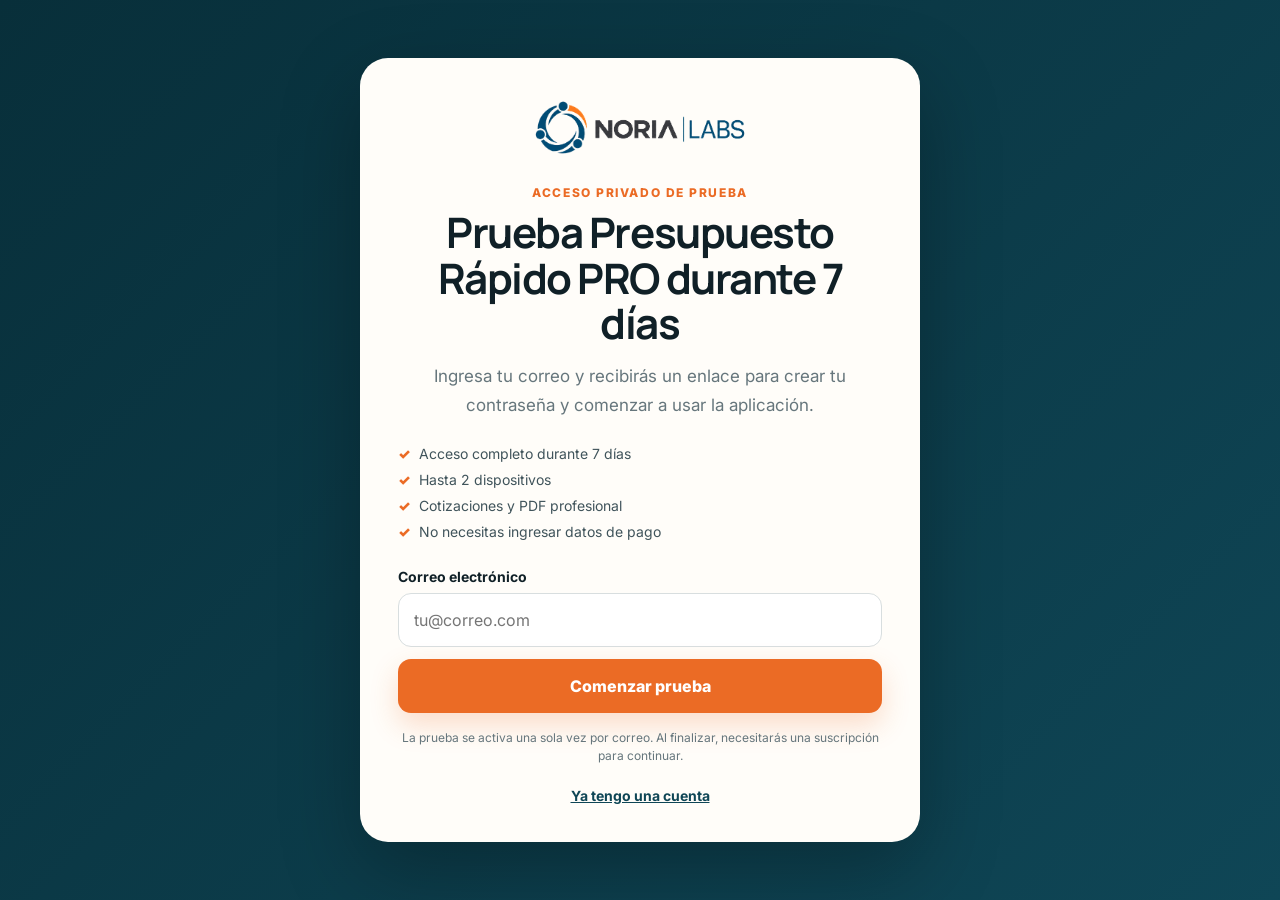
<file: prueba/index.html>
<!doctype html>
<html lang="es">
<head>
  <meta charset="utf-8">
  <meta name="viewport" content="width=device-width, initial-scale=1">
  <title>Prueba 7 días | Presupuesto Rápido PRO</title>
  <meta name="description" content="Acceso privado de prueba a Presupuesto Rápido PRO por 7 días.">
  <meta name="robots" content="noindex,nofollow">
  <meta name="theme-color" content="#0f4656">
  <link rel="preconnect" href="https://fonts.googleapis.com">
  <link rel="preconnect" href="https://fonts.gstatic.com" crossorigin>
  <link href="https://fonts.googleapis.com/css2?family=Inter:wght@400;500;600;700;800&family=Manrope:wght@600;700;800&display=swap" rel="stylesheet">
  <style>
    :root{--teal:#0f4656;--teal-dark:#082f3a;--orange:#eb6b25;--orange-dark:#d75916;--ivory:#f5f2ec;--paper:#fffdf9;--ink:#102027;--muted:#66767c;--line:#d8dedf}
    *{box-sizing:border-box}body{margin:0;min-height:100vh;font-family:Inter,system-ui,sans-serif;color:var(--ink);background:linear-gradient(135deg,var(--teal-dark),var(--teal));display:grid;place-items:center;padding:28px}
    .card{width:min(560px,100%);background:var(--paper);border-radius:28px;padding:38px;box-shadow:0 28px 80px rgba(0,0,0,.28)}
    .brand{display:flex;align-items:center;justify-content:center;margin-bottom:26px}.brand img{width:220px;max-width:76%;height:auto}
    .eyebrow{display:block;text-align:center;font-size:12px;font-weight:800;letter-spacing:.13em;color:var(--orange);margin-bottom:10px}
    h1{font-family:Manrope,sans-serif;font-size:clamp(30px,6vw,42px);line-height:1.08;letter-spacing:-.035em;text-align:center;margin:0 0 16px}
    .lead{color:var(--muted);font-size:17px;line-height:1.65;text-align:center;margin:0 auto 26px;max-width:470px}
    .benefits{display:grid;gap:9px;margin:0 0 28px;padding:0;list-style:none;color:#40545b;font-size:14px}.benefits li:before{content:"✓";color:var(--orange);font-weight:900;margin-right:9px}
    label{display:block;font-weight:700;font-size:14px;margin-bottom:8px}
    input{width:100%;height:54px;border:1px solid var(--line);border-radius:13px;background:white;padding:0 15px;font:inherit;color:var(--ink);outline:none}input:focus{border-color:var(--teal);box-shadow:0 0 0 3px rgba(15,70,86,.1)}
    button{width:100%;min-height:54px;border:0;border-radius:13px;background:var(--orange);color:white;font:800 16px Inter,sans-serif;margin-top:12px;cursor:pointer;box-shadow:0 12px 28px rgba(235,107,37,.22)}button:hover{background:var(--orange-dark)}button:disabled{opacity:.65;cursor:wait}
    .status{display:none;margin-top:18px;padding:14px 15px;border-radius:12px;font-size:14px;line-height:1.5}.status.show{display:block}.status.ok{background:#e7f4ec;color:#1d6538}.status.err{background:#fcebea;color:#8b2f28}
    .micro{color:var(--muted);font-size:12px;line-height:1.5;text-align:center;margin:16px 0 0}.login{display:block;text-align:center;margin-top:22px;color:var(--teal);font-weight:700;font-size:14px}
    @media(max-width:560px){body{padding:18px}.card{padding:28px 22px;border-radius:22px}.brand img{width:190px}.lead{font-size:16px}}
  </style>
</head>
<body>
  <main class="card">
    <div class="brand"><img src="../assets/noria-labs-logo.png" alt="NORIA LABS"></div>
    <span class="eyebrow">ACCESO PRIVADO DE PRUEBA</span>
    <h1>Prueba Presupuesto Rápido PRO durante 7 días</h1>
    <p class="lead">Ingresa tu correo y recibirás un enlace para crear tu contraseña y comenzar a usar la aplicación.</p>

    <ul class="benefits">
      <li>Acceso completo durante 7 días</li>
      <li>Hasta 2 dispositivos</li>
      <li>Cotizaciones y PDF profesional</li>
      <li>No necesitas ingresar datos de pago</li>
    </ul>

    <form id="trialForm" novalidate>
      <label for="email">Correo electrónico</label>
      <input id="email" name="email" type="email" autocomplete="email" placeholder="tu@correo.com" required>
      <button id="submitBtn" type="submit">Comenzar prueba</button>
    </form>

    <div id="status" class="status" role="status" aria-live="polite"></div>
    <p class="micro">La prueba se activa una sola vez por correo. Al finalizar, necesitarás una suscripción para continuar.</p>
    <a class="login" href="https://presupuestopro.norialabs.site" rel="noopener">Ya tengo una cuenta</a>
  </main>

  <script>
    const ENDPOINT='https://hezyyaauuncebyphbzkt.supabase.co/functions/v1/trial-signup';
    const form=document.getElementById('trialForm');
    const email=document.getElementById('email');
    const button=document.getElementById('submitBtn');
    const statusBox=document.getElementById('status');

    function showStatus(message,type){
      statusBox.textContent=message;
      statusBox.className='status show '+type;
    }

    form.addEventListener('submit',async(e)=>{
      e.preventDefault();
      const value=email.value.trim().toLowerCase();
      if(!value || !/^[^\s@]+@[^\s@]+\.[^\s@]+$/.test(value)){
        showStatus('Escribe un correo electrónico válido.','err');
        return;
      }

      button.disabled=true;
      button.textContent='Creando acceso…';
      statusBox.className='status';

      try{
        const response=await fetch(ENDPOINT,{
          method:'POST',
          headers:{'Content-Type':'application/json'},
          body:JSON.stringify({email:value})
        });

        let data={};
        try{data=await response.json()}catch{}

        if(!response.ok){
          throw new Error(data.message||'No pudimos crear el acceso de prueba. Inténtalo nuevamente.');
        }

        form.reset();
        showStatus(data.message||'Listo. Revisa tu correo y pulsa “Activar mi acceso” para crear tu contraseña.','ok');
      }catch(err){
        showStatus(err.message||'No pudimos crear el acceso de prueba. Inténtalo nuevamente.','err');
      }finally{
        button.disabled=false;
        button.textContent='Comenzar prueba';
      }
    });
  </script>
</body>
</html>
</file>
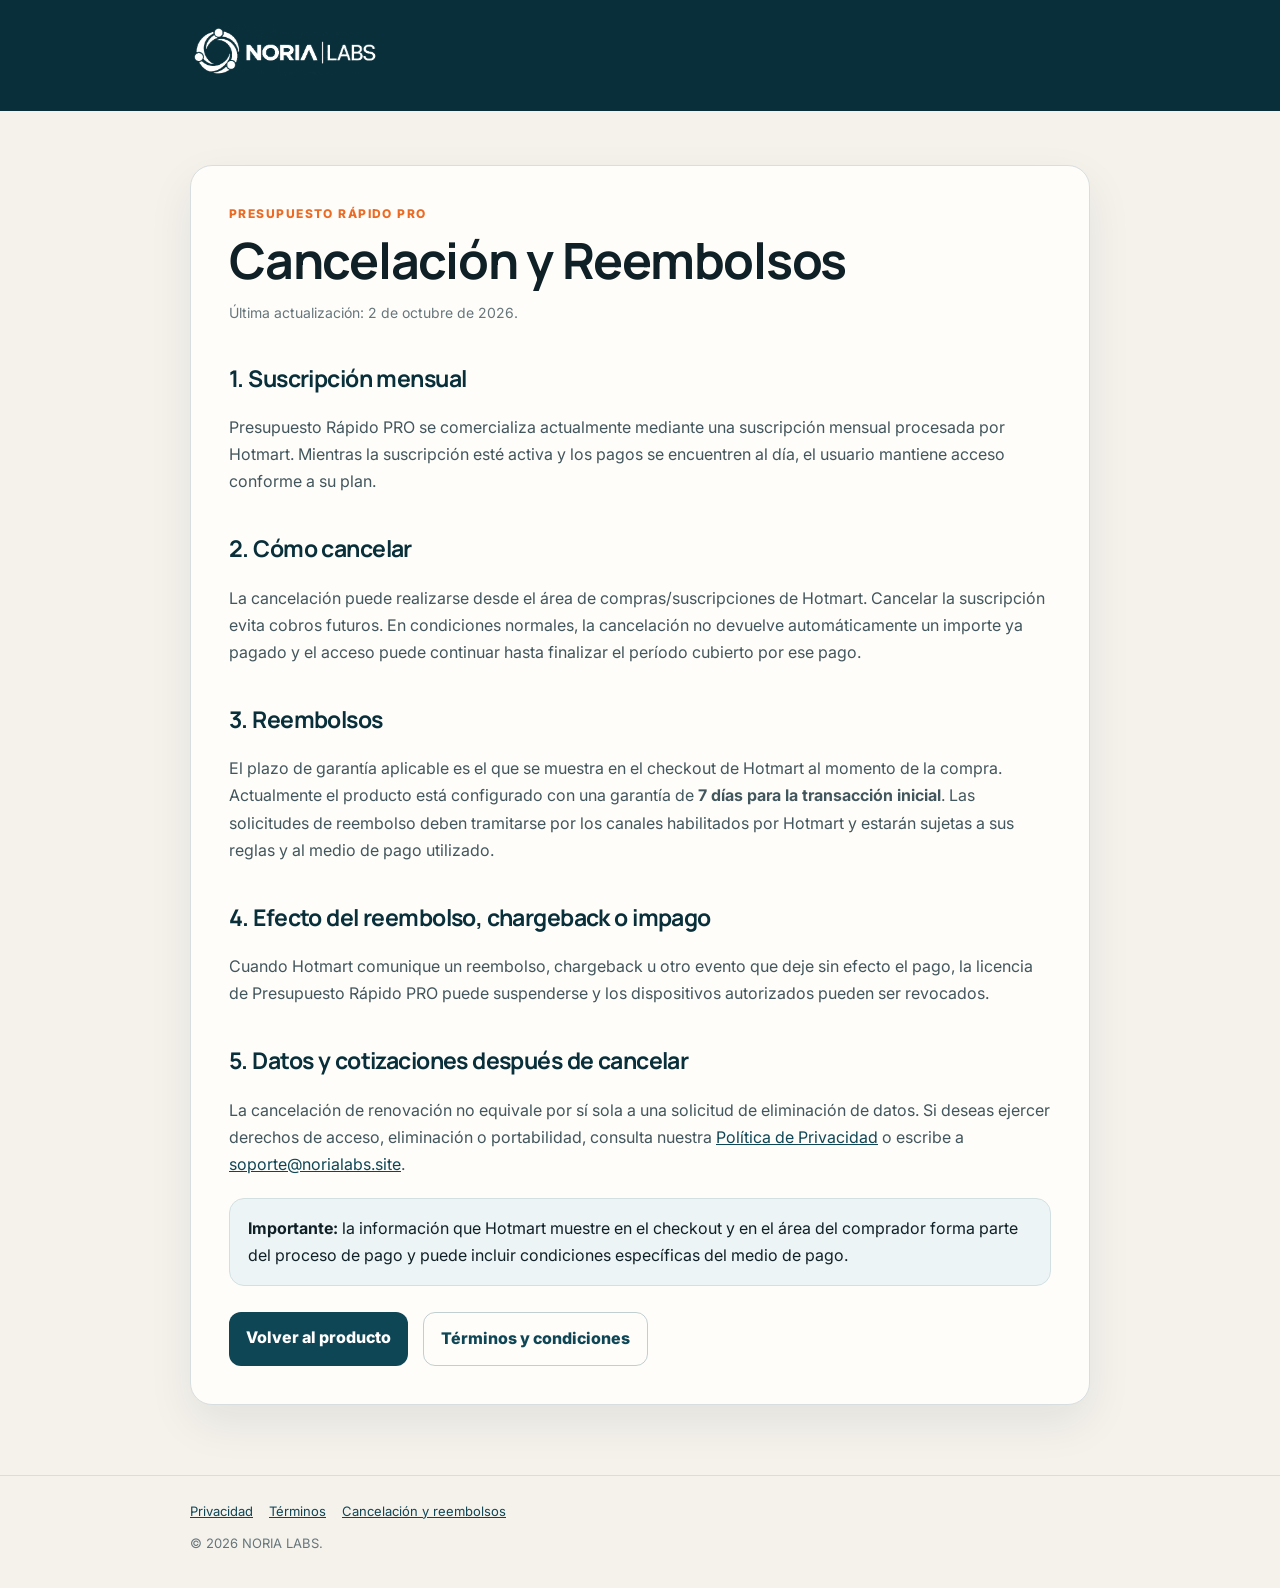
<file: cancelacion-reembolsos.html>
<!doctype html>
<html lang="es">
<head>
<meta charset="utf-8"><meta name="viewport" content="width=device-width,initial-scale=1">
<title>Cancelación y Reembolsos | Presupuesto Rápido PRO</title>
<meta name="description" content="Política de cancelación y reembolsos de Presupuesto Rápido PRO.">
<link rel="preconnect" href="https://fonts.googleapis.com"><link rel="preconnect" href="https://fonts.gstatic.com" crossorigin>
<link href="https://fonts.googleapis.com/css2?family=Inter:wght@400;500;600;700;800&family=Manrope:wght@600;700;800&display=swap" rel="stylesheet">

<style>
:root{--teal:#0f4656;--teal-dark:#082f3a;--orange:#eb6b25;--ivory:#f5f2ec;--paper:#fffdf9;--ink:#102027;--muted:#66767c;--line:#d8dedf}
*{box-sizing:border-box}html{scroll-behavior:smooth}body{margin:0;font-family:Inter,system-ui,sans-serif;color:var(--ink);background:var(--ivory);line-height:1.7}
a{color:var(--teal)}.wrap{width:min(900px,calc(100% - 34px));margin:auto}.top{background:var(--teal-dark);padding:24px 0}.top img{width:190px;filter:brightness(0) invert(1)}
main{padding:54px 0 70px}.card{background:var(--paper);border:1px solid var(--line);border-radius:22px;padding:38px;box-shadow:0 18px 45px rgba(5,38,46,.08)}
.eyebrow{display:block;color:var(--orange);font-weight:800;font-size:12px;letter-spacing:.12em;margin-bottom:9px}h1,h2{font-family:Manrope,sans-serif;letter-spacing:-.025em}h1{font-size:clamp(34px,6vw,50px);line-height:1.08;margin:0 0 12px}h2{font-size:23px;margin:34px 0 10px;color:var(--teal-dark)}
p,li{color:#42565d}.updated{color:var(--muted);font-size:14px;margin-bottom:28px}.note{background:#edf4f5;border:1px solid #d2e0e2;border-radius:15px;padding:16px 18px;margin:20px 0}
ul{padding-left:22px}.nav{display:flex;gap:15px;flex-wrap:wrap;margin-top:26px}.btn{display:inline-block;text-decoration:none;font-weight:800;border-radius:12px;padding:12px 17px}.primary{background:var(--teal);color:white}.secondary{border:1px solid rgba(15,70,86,.25)}
footer{border-top:1px solid var(--line);padding:24px 0 34px;color:var(--muted);font-size:13px}.footer-links{display:flex;gap:16px;flex-wrap:wrap;margin-bottom:10px}
@media(max-width:600px){main{padding:32px 0 46px}.card{padding:26px 20px;border-radius:18px}.top img{width:165px}}
</style>
</head>
<body>
<header class="top"><div class="wrap"><a href="/"><img src="assets/noria-labs-logo.png" alt="NORIA LABS"></a></div></header>
<main><div class="wrap"><article class="card">
<span class="eyebrow">PRESUPUESTO RÁPIDO PRO</span><h1>Cancelación y Reembolsos</h1>
<p class="updated">Última actualización: 2 de octubre de 2026.</p>

<h2>1. Suscripción mensual</h2>
<p>Presupuesto Rápido PRO se comercializa actualmente mediante una suscripción mensual procesada por Hotmart. Mientras la suscripción esté activa y los pagos se encuentren al día, el usuario mantiene acceso conforme a su plan.</p>

<h2>2. Cómo cancelar</h2>
<p>La cancelación puede realizarse desde el área de compras/suscripciones de Hotmart. Cancelar la suscripción evita cobros futuros. En condiciones normales, la cancelación no devuelve automáticamente un importe ya pagado y el acceso puede continuar hasta finalizar el período cubierto por ese pago.</p>

<h2>3. Reembolsos</h2>
<p>El plazo de garantía aplicable es el que se muestra en el checkout de Hotmart al momento de la compra. Actualmente el producto está configurado con una garantía de <strong>7 días para la transacción inicial</strong>. Las solicitudes de reembolso deben tramitarse por los canales habilitados por Hotmart y estarán sujetas a sus reglas y al medio de pago utilizado.</p>

<h2>4. Efecto del reembolso, chargeback o impago</h2>
<p>Cuando Hotmart comunique un reembolso, chargeback u otro evento que deje sin efecto el pago, la licencia de Presupuesto Rápido PRO puede suspenderse y los dispositivos autorizados pueden ser revocados.</p>

<h2>5. Datos y cotizaciones después de cancelar</h2>
<p>La cancelación de renovación no equivale por sí sola a una solicitud de eliminación de datos. Si deseas ejercer derechos de acceso, eliminación o portabilidad, consulta nuestra <a href="/privacidad.html">Política de Privacidad</a> o escribe a <a href="mailto:soporte@norialabs.site">soporte@norialabs.site</a>.</p>

<div class="note"><strong>Importante:</strong> la información que Hotmart muestre en el checkout y en el área del comprador forma parte del proceso de pago y puede incluir condiciones específicas del medio de pago.</div>
<div class="nav"><a class="btn primary" href="/presupuesto-pro/">Volver al producto</a><a class="btn secondary" href="/terminos.html">Términos y condiciones</a></div>
</article></div></main>
<footer><div class="wrap"><div class="footer-links"><a href="/privacidad.html">Privacidad</a><a href="/terminos.html">Términos</a><a href="/cancelacion-reembolsos.html">Cancelación y reembolsos</a></div>© 2026 NORIA LABS.</div></footer>
</body></html>
</file>
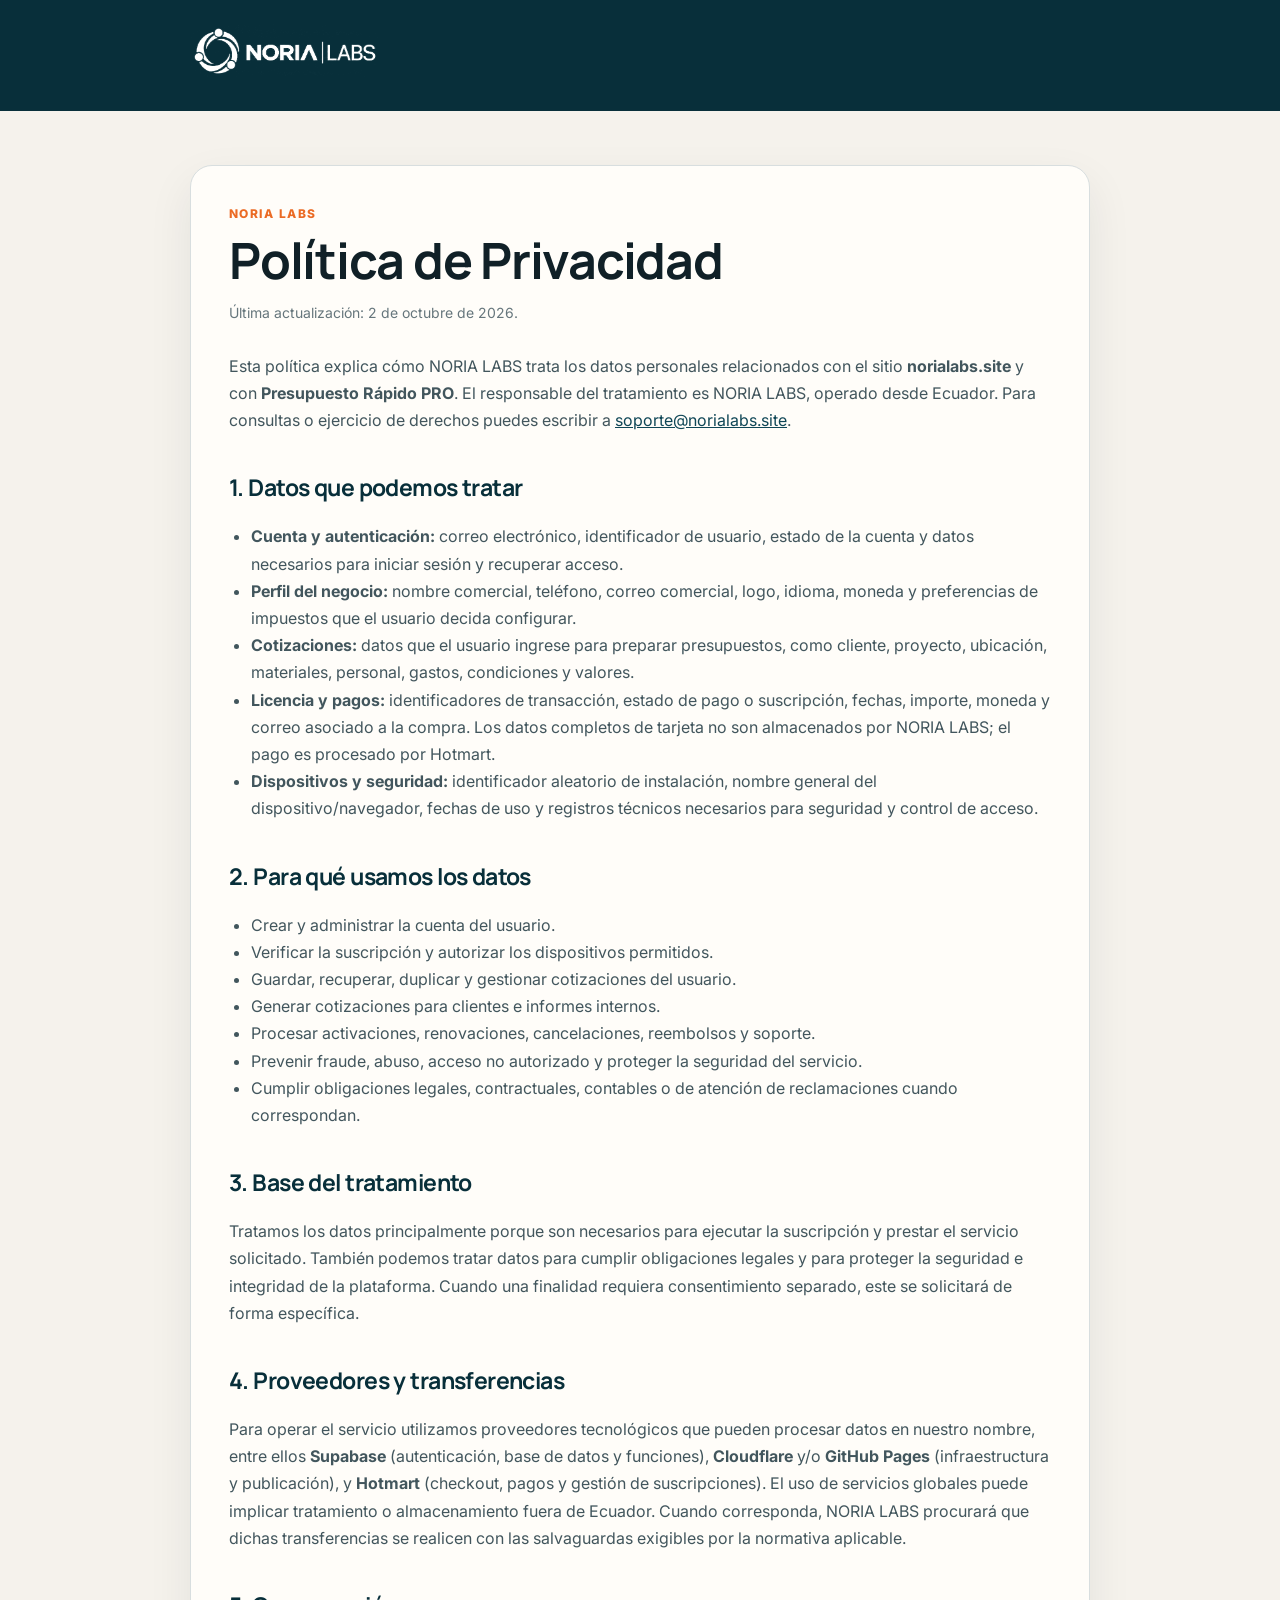
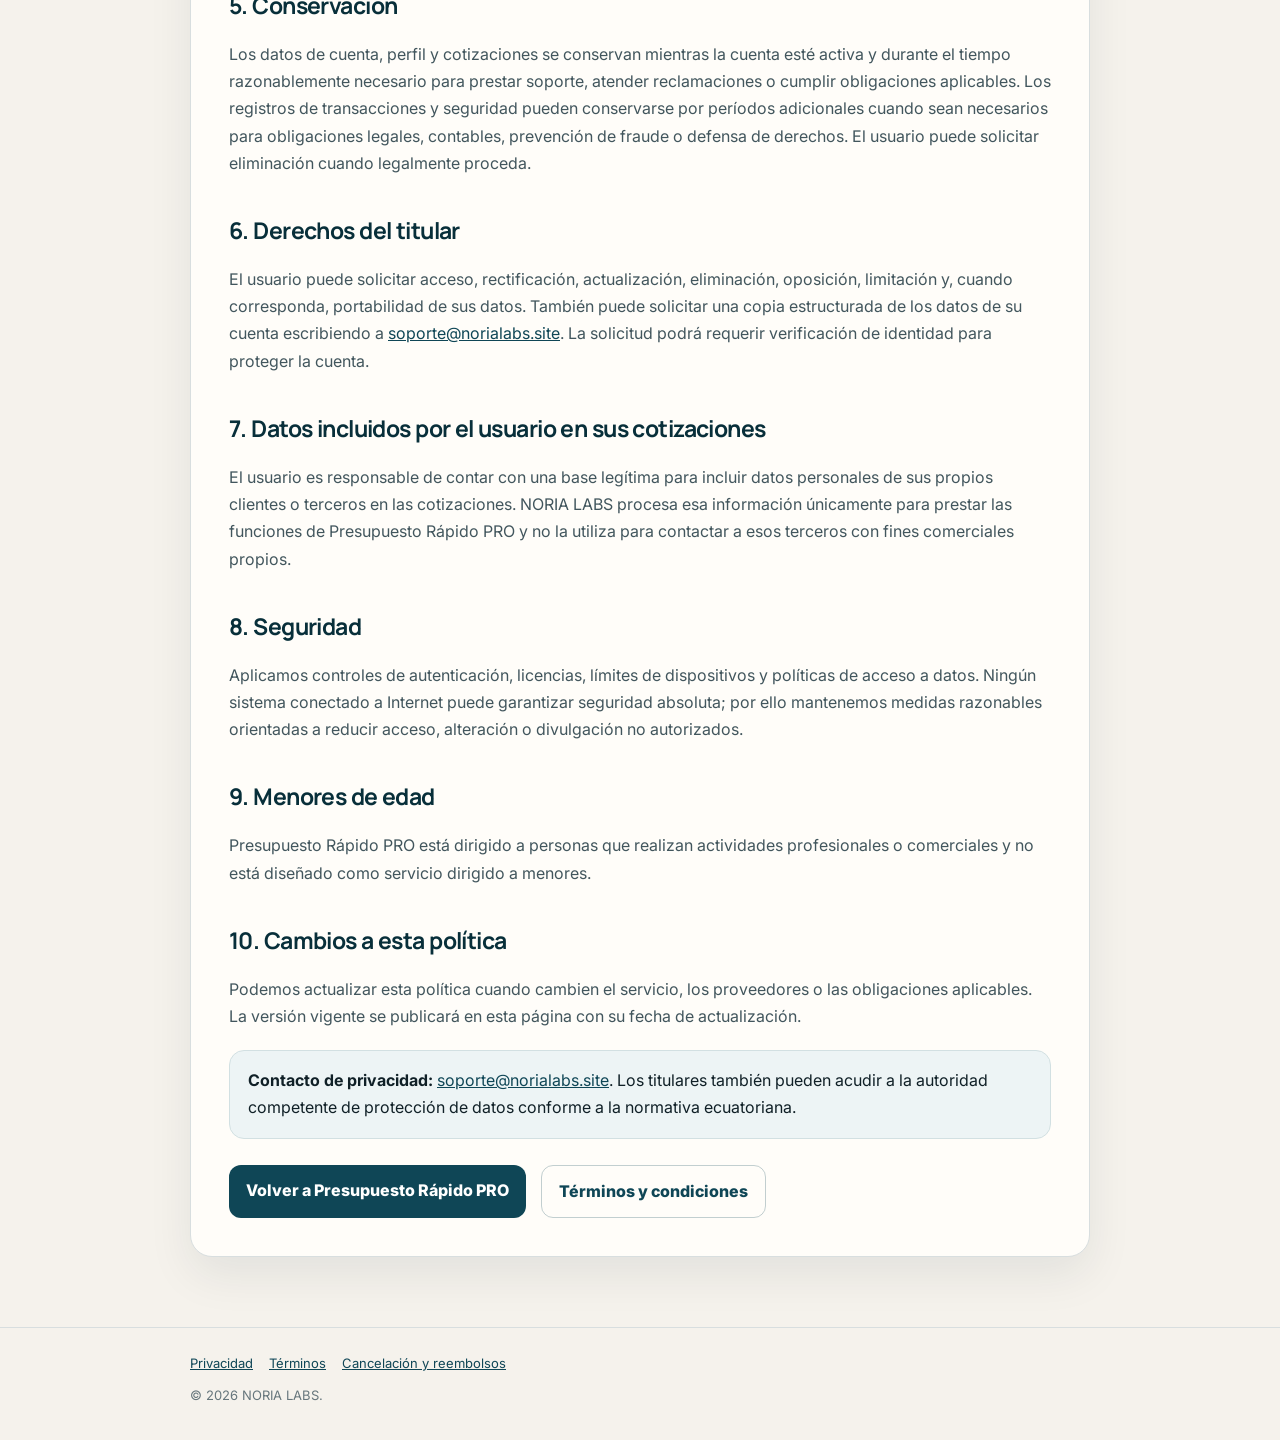
<file: privacidad.html>
<!doctype html>
<html lang="es">
<head>
<meta charset="utf-8"><meta name="viewport" content="width=device-width,initial-scale=1">
<title>Política de Privacidad | NORIA LABS</title>
<meta name="description" content="Política de privacidad y tratamiento de datos de NORIA LABS y Presupuesto Rápido PRO.">
<link rel="preconnect" href="https://fonts.googleapis.com"><link rel="preconnect" href="https://fonts.gstatic.com" crossorigin>
<link href="https://fonts.googleapis.com/css2?family=Inter:wght@400;500;600;700;800&family=Manrope:wght@600;700;800&display=swap" rel="stylesheet">

<style>
:root{--teal:#0f4656;--teal-dark:#082f3a;--orange:#eb6b25;--ivory:#f5f2ec;--paper:#fffdf9;--ink:#102027;--muted:#66767c;--line:#d8dedf}
*{box-sizing:border-box}html{scroll-behavior:smooth}body{margin:0;font-family:Inter,system-ui,sans-serif;color:var(--ink);background:var(--ivory);line-height:1.7}
a{color:var(--teal)}.wrap{width:min(900px,calc(100% - 34px));margin:auto}.top{background:var(--teal-dark);padding:24px 0}.top img{width:190px;filter:brightness(0) invert(1)}
main{padding:54px 0 70px}.card{background:var(--paper);border:1px solid var(--line);border-radius:22px;padding:38px;box-shadow:0 18px 45px rgba(5,38,46,.08)}
.eyebrow{display:block;color:var(--orange);font-weight:800;font-size:12px;letter-spacing:.12em;margin-bottom:9px}h1,h2{font-family:Manrope,sans-serif;letter-spacing:-.025em}h1{font-size:clamp(34px,6vw,50px);line-height:1.08;margin:0 0 12px}h2{font-size:23px;margin:34px 0 10px;color:var(--teal-dark)}
p,li{color:#42565d}.updated{color:var(--muted);font-size:14px;margin-bottom:28px}.note{background:#edf4f5;border:1px solid #d2e0e2;border-radius:15px;padding:16px 18px;margin:20px 0}
ul{padding-left:22px}.nav{display:flex;gap:15px;flex-wrap:wrap;margin-top:26px}.btn{display:inline-block;text-decoration:none;font-weight:800;border-radius:12px;padding:12px 17px}.primary{background:var(--teal);color:white}.secondary{border:1px solid rgba(15,70,86,.25)}
footer{border-top:1px solid var(--line);padding:24px 0 34px;color:var(--muted);font-size:13px}.footer-links{display:flex;gap:16px;flex-wrap:wrap;margin-bottom:10px}
@media(max-width:600px){main{padding:32px 0 46px}.card{padding:26px 20px;border-radius:18px}.top img{width:165px}}
</style>
</head>
<body>
<header class="top"><div class="wrap"><a href="/"><img src="assets/noria-labs-logo.png" alt="NORIA LABS"></a></div></header>
<main><div class="wrap"><article class="card">
<span class="eyebrow">NORIA LABS</span><h1>Política de Privacidad</h1>
<p class="updated">Última actualización: 2 de octubre de 2026.</p>
<p>Esta política explica cómo NORIA LABS trata los datos personales relacionados con el sitio <strong>norialabs.site</strong> y con <strong>Presupuesto Rápido PRO</strong>. El responsable del tratamiento es NORIA LABS, operado desde Ecuador. Para consultas o ejercicio de derechos puedes escribir a <a href="mailto:soporte@norialabs.site">soporte@norialabs.site</a>.</p>

<h2>1. Datos que podemos tratar</h2>
<ul>
<li><strong>Cuenta y autenticación:</strong> correo electrónico, identificador de usuario, estado de la cuenta y datos necesarios para iniciar sesión y recuperar acceso.</li>
<li><strong>Perfil del negocio:</strong> nombre comercial, teléfono, correo comercial, logo, idioma, moneda y preferencias de impuestos que el usuario decida configurar.</li>
<li><strong>Cotizaciones:</strong> datos que el usuario ingrese para preparar presupuestos, como cliente, proyecto, ubicación, materiales, personal, gastos, condiciones y valores.</li>
<li><strong>Licencia y pagos:</strong> identificadores de transacción, estado de pago o suscripción, fechas, importe, moneda y correo asociado a la compra. Los datos completos de tarjeta no son almacenados por NORIA LABS; el pago es procesado por Hotmart.</li>
<li><strong>Dispositivos y seguridad:</strong> identificador aleatorio de instalación, nombre general del dispositivo/navegador, fechas de uso y registros técnicos necesarios para seguridad y control de acceso.</li>
</ul>

<h2>2. Para qué usamos los datos</h2>
<ul>
<li>Crear y administrar la cuenta del usuario.</li>
<li>Verificar la suscripción y autorizar los dispositivos permitidos.</li>
<li>Guardar, recuperar, duplicar y gestionar cotizaciones del usuario.</li>
<li>Generar cotizaciones para clientes e informes internos.</li>
<li>Procesar activaciones, renovaciones, cancelaciones, reembolsos y soporte.</li>
<li>Prevenir fraude, abuso, acceso no autorizado y proteger la seguridad del servicio.</li>
<li>Cumplir obligaciones legales, contractuales, contables o de atención de reclamaciones cuando correspondan.</li>
</ul>

<h2>3. Base del tratamiento</h2>
<p>Tratamos los datos principalmente porque son necesarios para ejecutar la suscripción y prestar el servicio solicitado. También podemos tratar datos para cumplir obligaciones legales y para proteger la seguridad e integridad de la plataforma. Cuando una finalidad requiera consentimiento separado, este se solicitará de forma específica.</p>

<h2>4. Proveedores y transferencias</h2>
<p>Para operar el servicio utilizamos proveedores tecnológicos que pueden procesar datos en nuestro nombre, entre ellos <strong>Supabase</strong> (autenticación, base de datos y funciones), <strong>Cloudflare</strong> y/o <strong>GitHub Pages</strong> (infraestructura y publicación), y <strong>Hotmart</strong> (checkout, pagos y gestión de suscripciones). El uso de servicios globales puede implicar tratamiento o almacenamiento fuera de Ecuador. Cuando corresponda, NORIA LABS procurará que dichas transferencias se realicen con las salvaguardas exigibles por la normativa aplicable.</p>

<h2>5. Conservación</h2>
<p>Los datos de cuenta, perfil y cotizaciones se conservan mientras la cuenta esté activa y durante el tiempo razonablemente necesario para prestar soporte, atender reclamaciones o cumplir obligaciones aplicables. Los registros de transacciones y seguridad pueden conservarse por períodos adicionales cuando sean necesarios para obligaciones legales, contables, prevención de fraude o defensa de derechos. El usuario puede solicitar eliminación cuando legalmente proceda.</p>

<h2>6. Derechos del titular</h2>
<p>El usuario puede solicitar acceso, rectificación, actualización, eliminación, oposición, limitación y, cuando corresponda, portabilidad de sus datos. También puede solicitar una copia estructurada de los datos de su cuenta escribiendo a <a href="mailto:soporte@norialabs.site">soporte@norialabs.site</a>. La solicitud podrá requerir verificación de identidad para proteger la cuenta.</p>

<h2>7. Datos incluidos por el usuario en sus cotizaciones</h2>
<p>El usuario es responsable de contar con una base legítima para incluir datos personales de sus propios clientes o terceros en las cotizaciones. NORIA LABS procesa esa información únicamente para prestar las funciones de Presupuesto Rápido PRO y no la utiliza para contactar a esos terceros con fines comerciales propios.</p>

<h2>8. Seguridad</h2>
<p>Aplicamos controles de autenticación, licencias, límites de dispositivos y políticas de acceso a datos. Ningún sistema conectado a Internet puede garantizar seguridad absoluta; por ello mantenemos medidas razonables orientadas a reducir acceso, alteración o divulgación no autorizados.</p>

<h2>9. Menores de edad</h2>
<p>Presupuesto Rápido PRO está dirigido a personas que realizan actividades profesionales o comerciales y no está diseñado como servicio dirigido a menores.</p>

<h2>10. Cambios a esta política</h2>
<p>Podemos actualizar esta política cuando cambien el servicio, los proveedores o las obligaciones aplicables. La versión vigente se publicará en esta página con su fecha de actualización.</p>

<div class="note"><strong>Contacto de privacidad:</strong> <a href="mailto:soporte@norialabs.site">soporte@norialabs.site</a>. Los titulares también pueden acudir a la autoridad competente de protección de datos conforme a la normativa ecuatoriana.</div>
<div class="nav"><a class="btn primary" href="/presupuesto-pro/">Volver a Presupuesto Rápido PRO</a><a class="btn secondary" href="/terminos.html">Términos y condiciones</a></div>
</article></div></main>
<footer><div class="wrap"><div class="footer-links"><a href="/privacidad.html">Privacidad</a><a href="/terminos.html">Términos</a><a href="/cancelacion-reembolsos.html">Cancelación y reembolsos</a></div>© 2026 NORIA LABS.</div></footer>
</body></html>
</file>
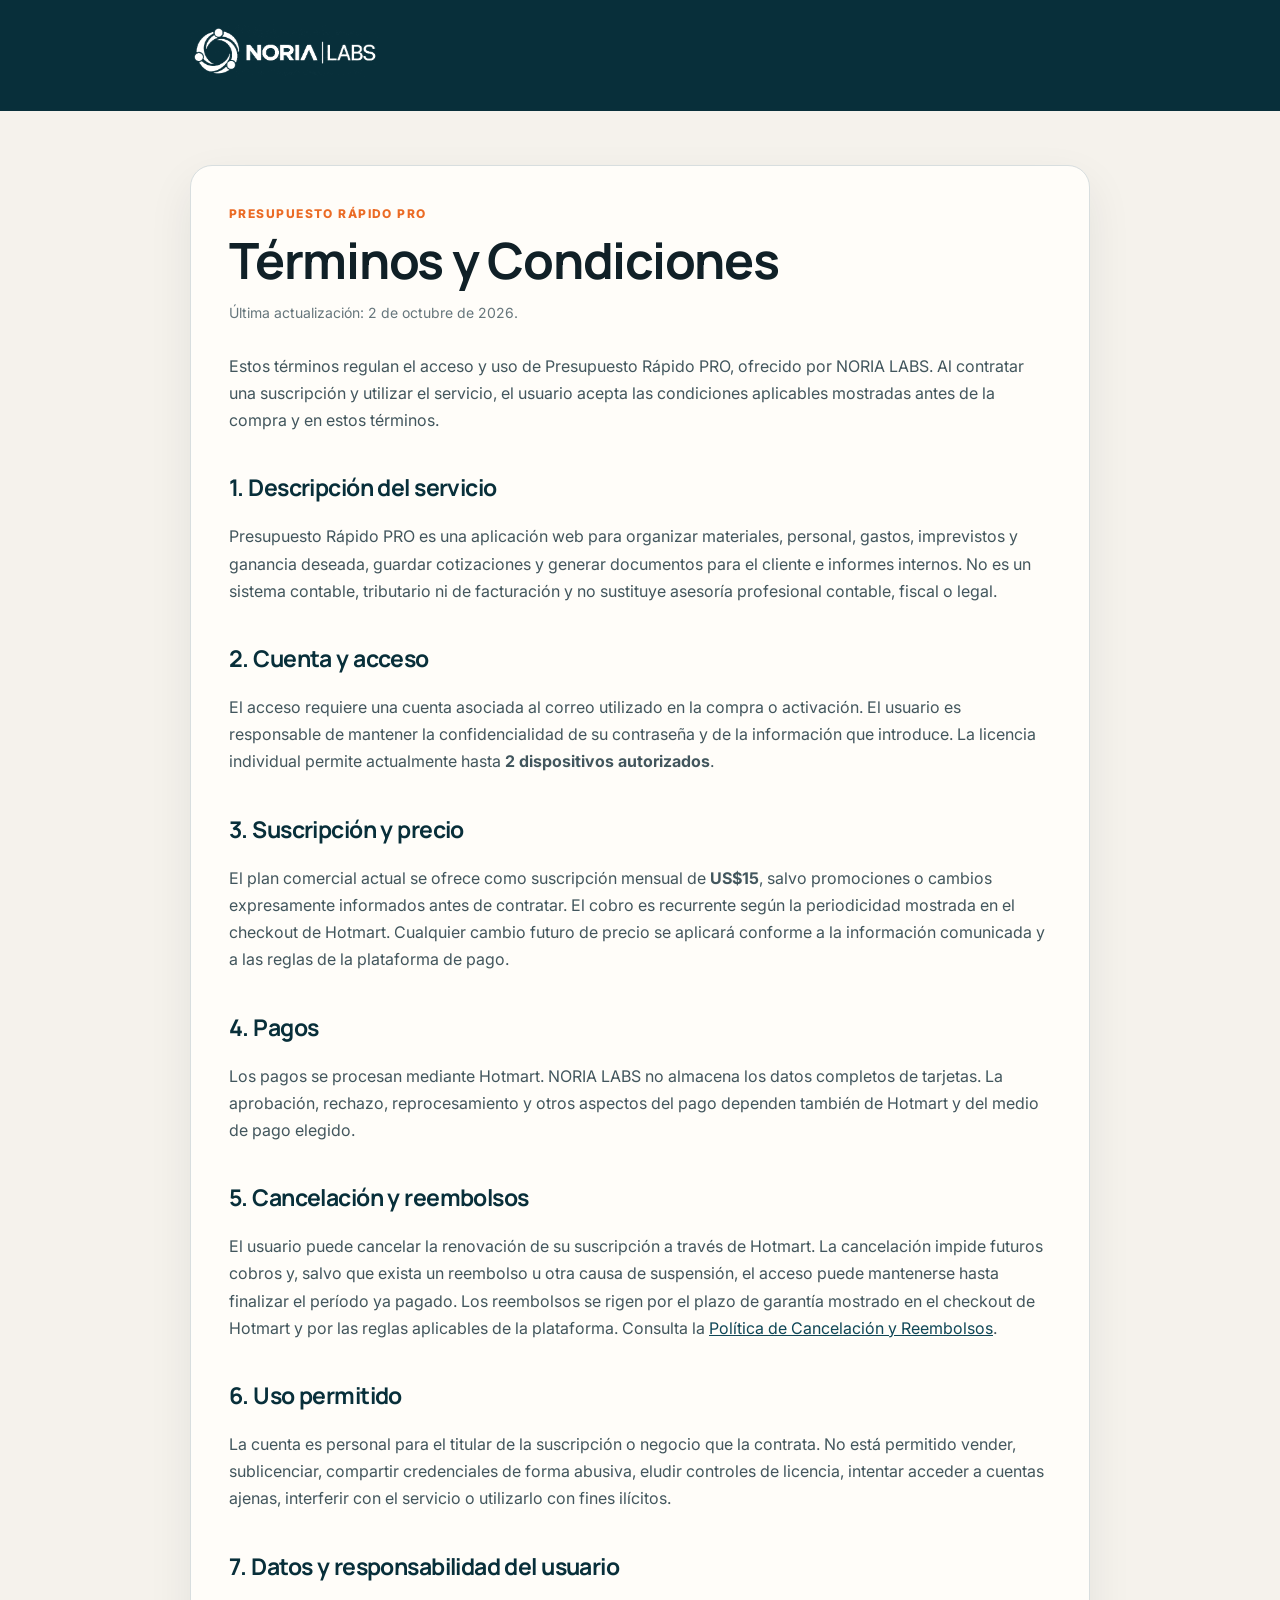
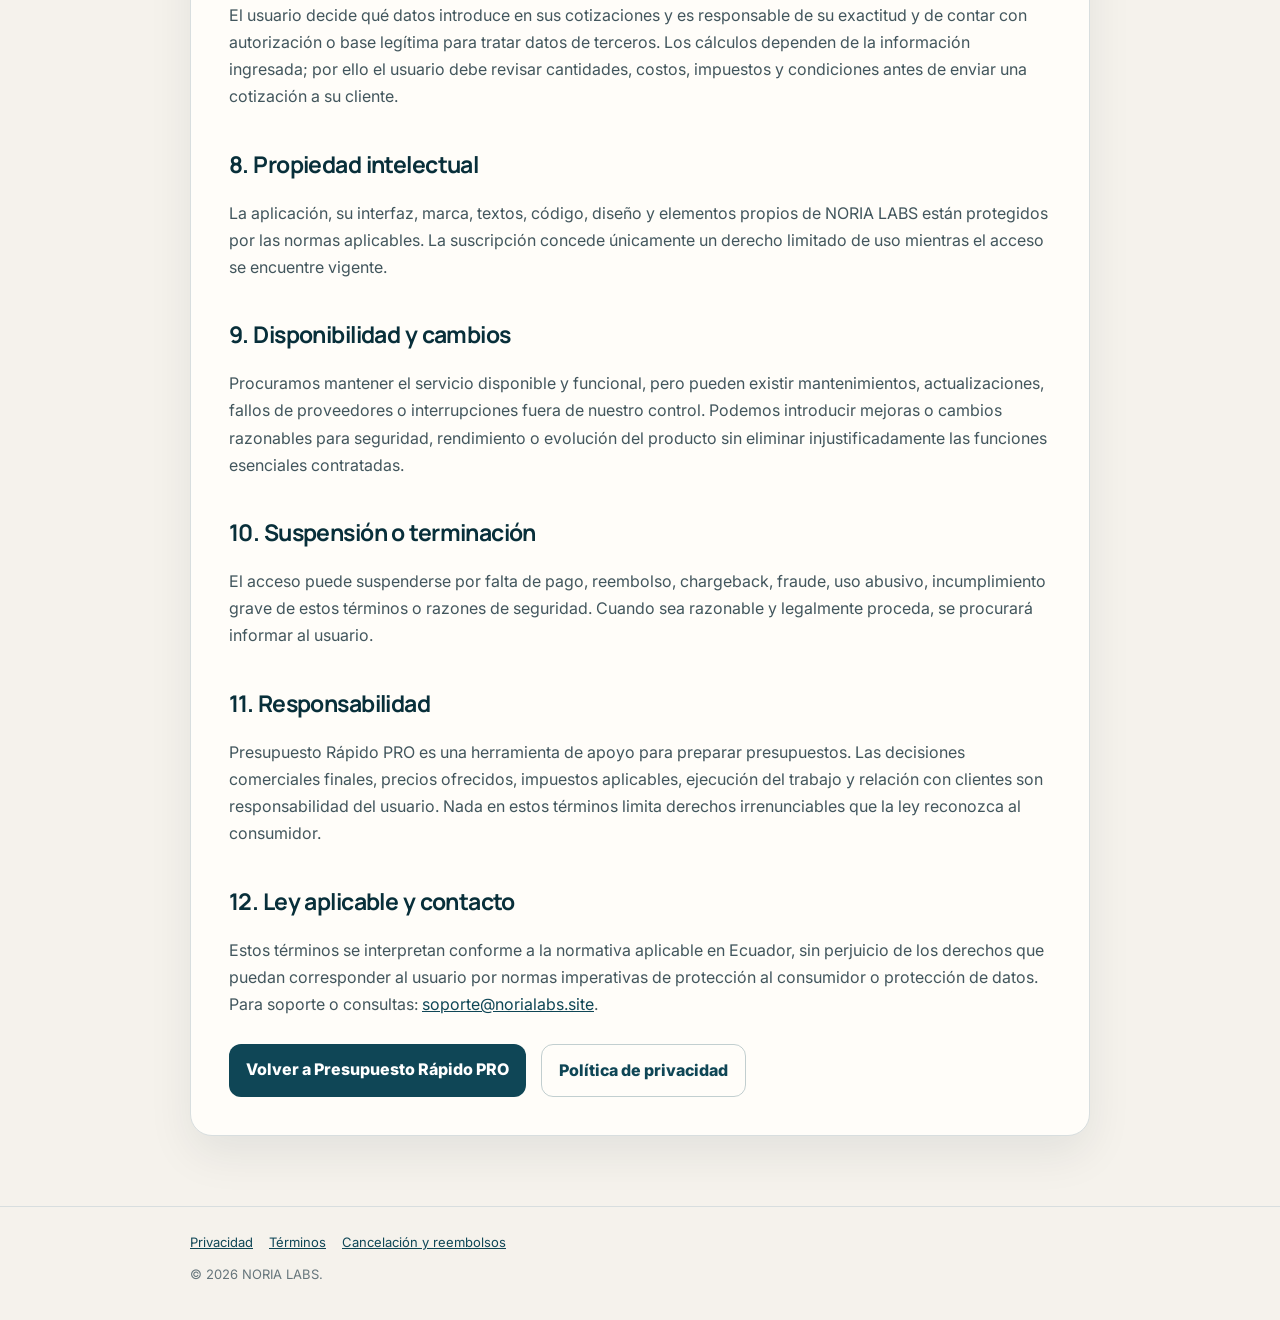
<file: terminos.html>
<!doctype html>
<html lang="es">
<head>
<meta charset="utf-8"><meta name="viewport" content="width=device-width,initial-scale=1">
<title>Términos y Condiciones | NORIA LABS</title>
<meta name="description" content="Términos de uso y suscripción de Presupuesto Rápido PRO.">
<link rel="preconnect" href="https://fonts.googleapis.com"><link rel="preconnect" href="https://fonts.gstatic.com" crossorigin>
<link href="https://fonts.googleapis.com/css2?family=Inter:wght@400;500;600;700;800&family=Manrope:wght@600;700;800&display=swap" rel="stylesheet">

<style>
:root{--teal:#0f4656;--teal-dark:#082f3a;--orange:#eb6b25;--ivory:#f5f2ec;--paper:#fffdf9;--ink:#102027;--muted:#66767c;--line:#d8dedf}
*{box-sizing:border-box}html{scroll-behavior:smooth}body{margin:0;font-family:Inter,system-ui,sans-serif;color:var(--ink);background:var(--ivory);line-height:1.7}
a{color:var(--teal)}.wrap{width:min(900px,calc(100% - 34px));margin:auto}.top{background:var(--teal-dark);padding:24px 0}.top img{width:190px;filter:brightness(0) invert(1)}
main{padding:54px 0 70px}.card{background:var(--paper);border:1px solid var(--line);border-radius:22px;padding:38px;box-shadow:0 18px 45px rgba(5,38,46,.08)}
.eyebrow{display:block;color:var(--orange);font-weight:800;font-size:12px;letter-spacing:.12em;margin-bottom:9px}h1,h2{font-family:Manrope,sans-serif;letter-spacing:-.025em}h1{font-size:clamp(34px,6vw,50px);line-height:1.08;margin:0 0 12px}h2{font-size:23px;margin:34px 0 10px;color:var(--teal-dark)}
p,li{color:#42565d}.updated{color:var(--muted);font-size:14px;margin-bottom:28px}.note{background:#edf4f5;border:1px solid #d2e0e2;border-radius:15px;padding:16px 18px;margin:20px 0}
ul{padding-left:22px}.nav{display:flex;gap:15px;flex-wrap:wrap;margin-top:26px}.btn{display:inline-block;text-decoration:none;font-weight:800;border-radius:12px;padding:12px 17px}.primary{background:var(--teal);color:white}.secondary{border:1px solid rgba(15,70,86,.25)}
footer{border-top:1px solid var(--line);padding:24px 0 34px;color:var(--muted);font-size:13px}.footer-links{display:flex;gap:16px;flex-wrap:wrap;margin-bottom:10px}
@media(max-width:600px){main{padding:32px 0 46px}.card{padding:26px 20px;border-radius:18px}.top img{width:165px}}
</style>
</head>
<body>
<header class="top"><div class="wrap"><a href="/"><img src="assets/noria-labs-logo.png" alt="NORIA LABS"></a></div></header>
<main><div class="wrap"><article class="card">
<span class="eyebrow">PRESUPUESTO RÁPIDO PRO</span><h1>Términos y Condiciones</h1>
<p class="updated">Última actualización: 2 de octubre de 2026.</p>
<p>Estos términos regulan el acceso y uso de Presupuesto Rápido PRO, ofrecido por NORIA LABS. Al contratar una suscripción y utilizar el servicio, el usuario acepta las condiciones aplicables mostradas antes de la compra y en estos términos.</p>

<h2>1. Descripción del servicio</h2>
<p>Presupuesto Rápido PRO es una aplicación web para organizar materiales, personal, gastos, imprevistos y ganancia deseada, guardar cotizaciones y generar documentos para el cliente e informes internos. No es un sistema contable, tributario ni de facturación y no sustituye asesoría profesional contable, fiscal o legal.</p>

<h2>2. Cuenta y acceso</h2>
<p>El acceso requiere una cuenta asociada al correo utilizado en la compra o activación. El usuario es responsable de mantener la confidencialidad de su contraseña y de la información que introduce. La licencia individual permite actualmente hasta <strong>2 dispositivos autorizados</strong>.</p>

<h2>3. Suscripción y precio</h2>
<p>El plan comercial actual se ofrece como suscripción mensual de <strong>US$15</strong>, salvo promociones o cambios expresamente informados antes de contratar. El cobro es recurrente según la periodicidad mostrada en el checkout de Hotmart. Cualquier cambio futuro de precio se aplicará conforme a la información comunicada y a las reglas de la plataforma de pago.</p>

<h2>4. Pagos</h2>
<p>Los pagos se procesan mediante Hotmart. NORIA LABS no almacena los datos completos de tarjetas. La aprobación, rechazo, reprocesamiento y otros aspectos del pago dependen también de Hotmart y del medio de pago elegido.</p>

<h2>5. Cancelación y reembolsos</h2>
<p>El usuario puede cancelar la renovación de su suscripción a través de Hotmart. La cancelación impide futuros cobros y, salvo que exista un reembolso u otra causa de suspensión, el acceso puede mantenerse hasta finalizar el período ya pagado. Los reembolsos se rigen por el plazo de garantía mostrado en el checkout de Hotmart y por las reglas aplicables de la plataforma. Consulta la <a href="/cancelacion-reembolsos.html">Política de Cancelación y Reembolsos</a>.</p>

<h2>6. Uso permitido</h2>
<p>La cuenta es personal para el titular de la suscripción o negocio que la contrata. No está permitido vender, sublicenciar, compartir credenciales de forma abusiva, eludir controles de licencia, intentar acceder a cuentas ajenas, interferir con el servicio o utilizarlo con fines ilícitos.</p>

<h2>7. Datos y responsabilidad del usuario</h2>
<p>El usuario decide qué datos introduce en sus cotizaciones y es responsable de su exactitud y de contar con autorización o base legítima para tratar datos de terceros. Los cálculos dependen de la información ingresada; por ello el usuario debe revisar cantidades, costos, impuestos y condiciones antes de enviar una cotización a su cliente.</p>

<h2>8. Propiedad intelectual</h2>
<p>La aplicación, su interfaz, marca, textos, código, diseño y elementos propios de NORIA LABS están protegidos por las normas aplicables. La suscripción concede únicamente un derecho limitado de uso mientras el acceso se encuentre vigente.</p>

<h2>9. Disponibilidad y cambios</h2>
<p>Procuramos mantener el servicio disponible y funcional, pero pueden existir mantenimientos, actualizaciones, fallos de proveedores o interrupciones fuera de nuestro control. Podemos introducir mejoras o cambios razonables para seguridad, rendimiento o evolución del producto sin eliminar injustificadamente las funciones esenciales contratadas.</p>

<h2>10. Suspensión o terminación</h2>
<p>El acceso puede suspenderse por falta de pago, reembolso, chargeback, fraude, uso abusivo, incumplimiento grave de estos términos o razones de seguridad. Cuando sea razonable y legalmente proceda, se procurará informar al usuario.</p>

<h2>11. Responsabilidad</h2>
<p>Presupuesto Rápido PRO es una herramienta de apoyo para preparar presupuestos. Las decisiones comerciales finales, precios ofrecidos, impuestos aplicables, ejecución del trabajo y relación con clientes son responsabilidad del usuario. Nada en estos términos limita derechos irrenunciables que la ley reconozca al consumidor.</p>

<h2>12. Ley aplicable y contacto</h2>
<p>Estos términos se interpretan conforme a la normativa aplicable en Ecuador, sin perjuicio de los derechos que puedan corresponder al usuario por normas imperativas de protección al consumidor o protección de datos. Para soporte o consultas: <a href="mailto:soporte@norialabs.site">soporte@norialabs.site</a>.</p>

<div class="nav"><a class="btn primary" href="/presupuesto-pro/">Volver a Presupuesto Rápido PRO</a><a class="btn secondary" href="/privacidad.html">Política de privacidad</a></div>
</article></div></main>
<footer><div class="wrap"><div class="footer-links"><a href="/privacidad.html">Privacidad</a><a href="/terminos.html">Términos</a><a href="/cancelacion-reembolsos.html">Cancelación y reembolsos</a></div>© 2026 NORIA LABS.</div></footer>
</body></html>
</file>
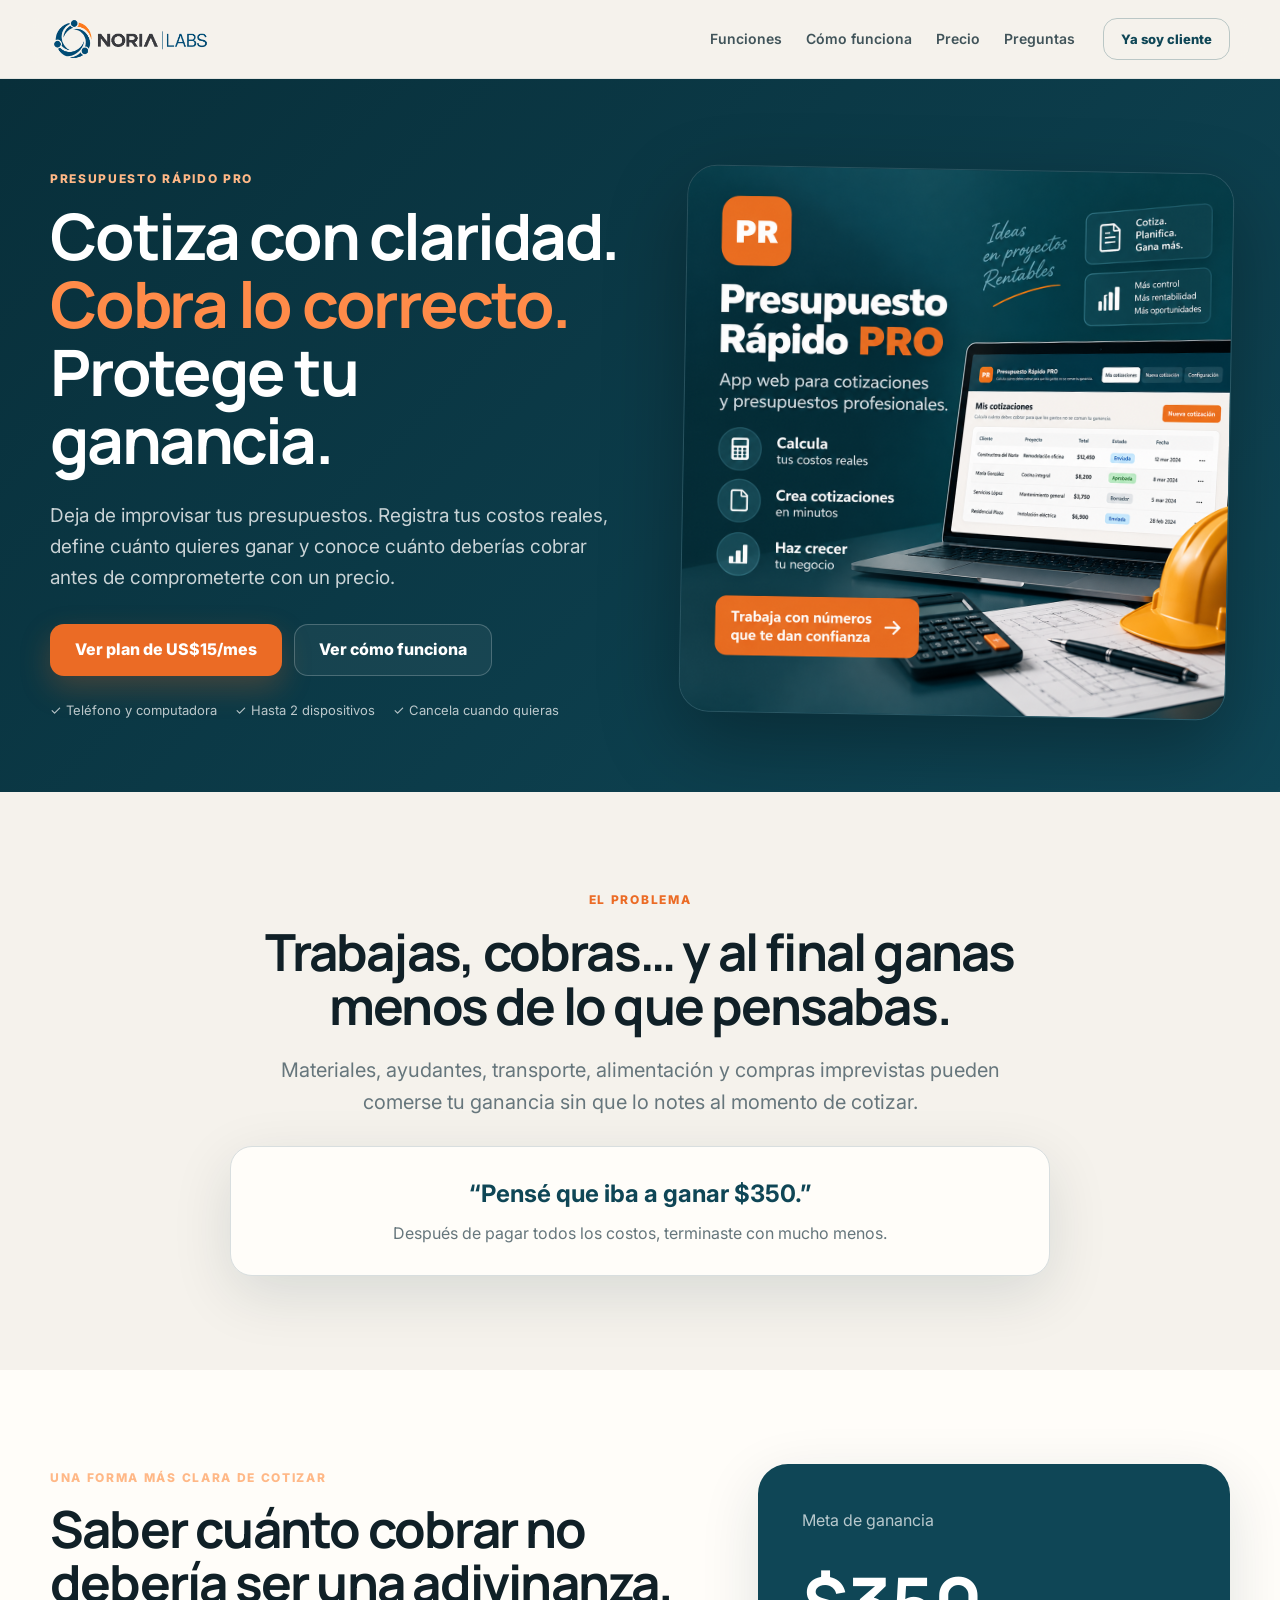
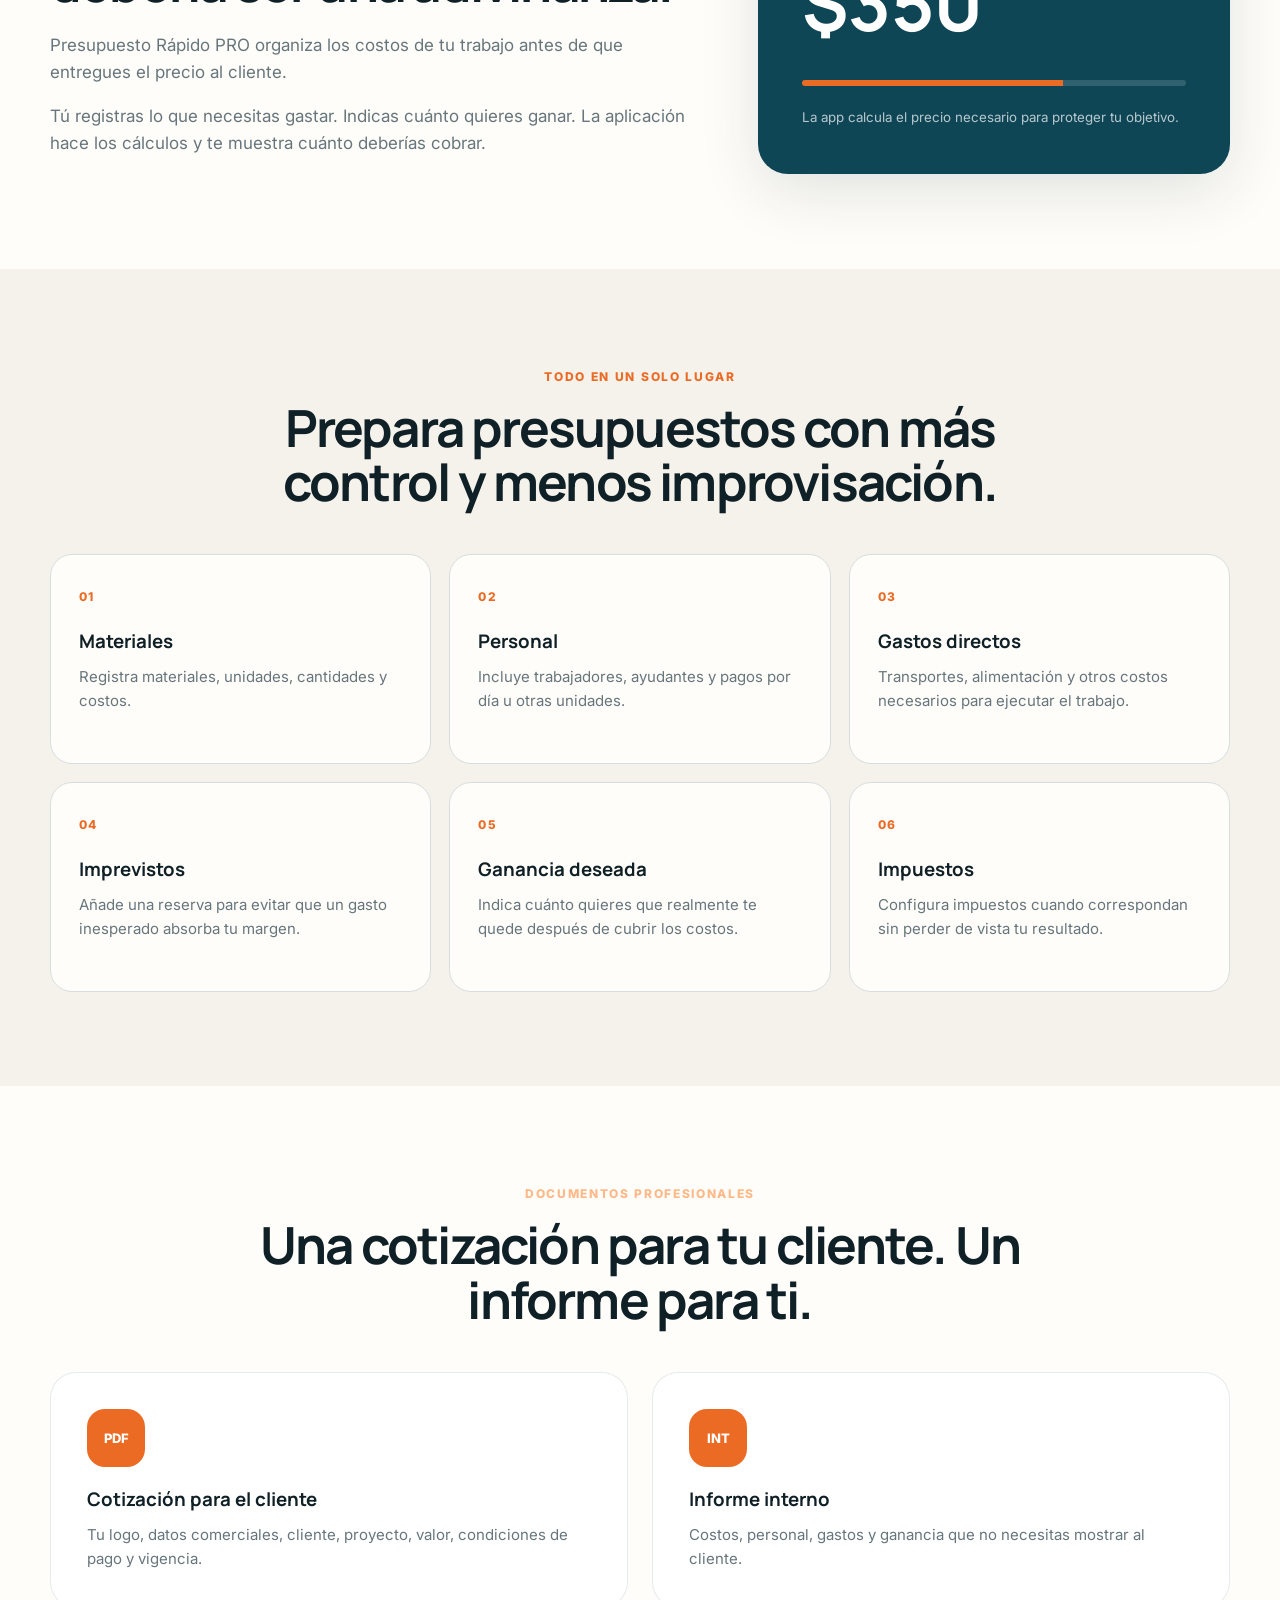
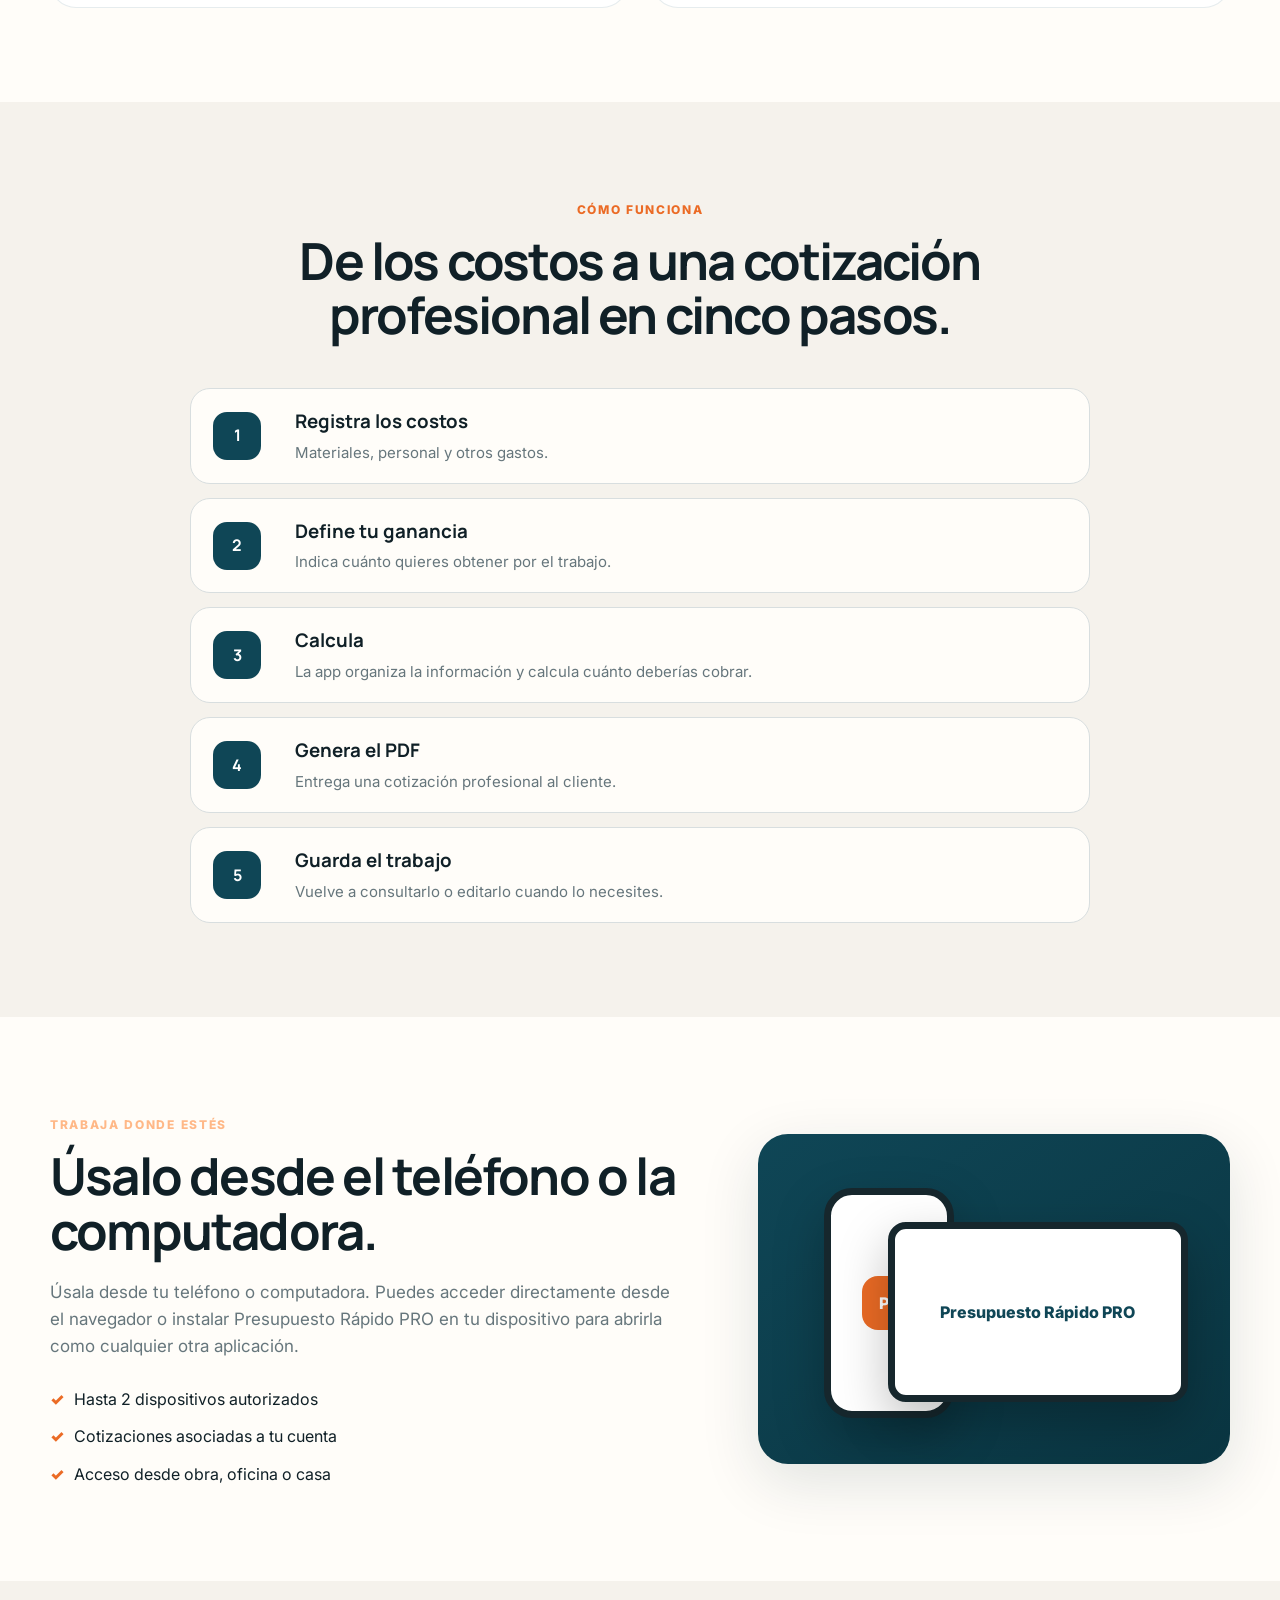
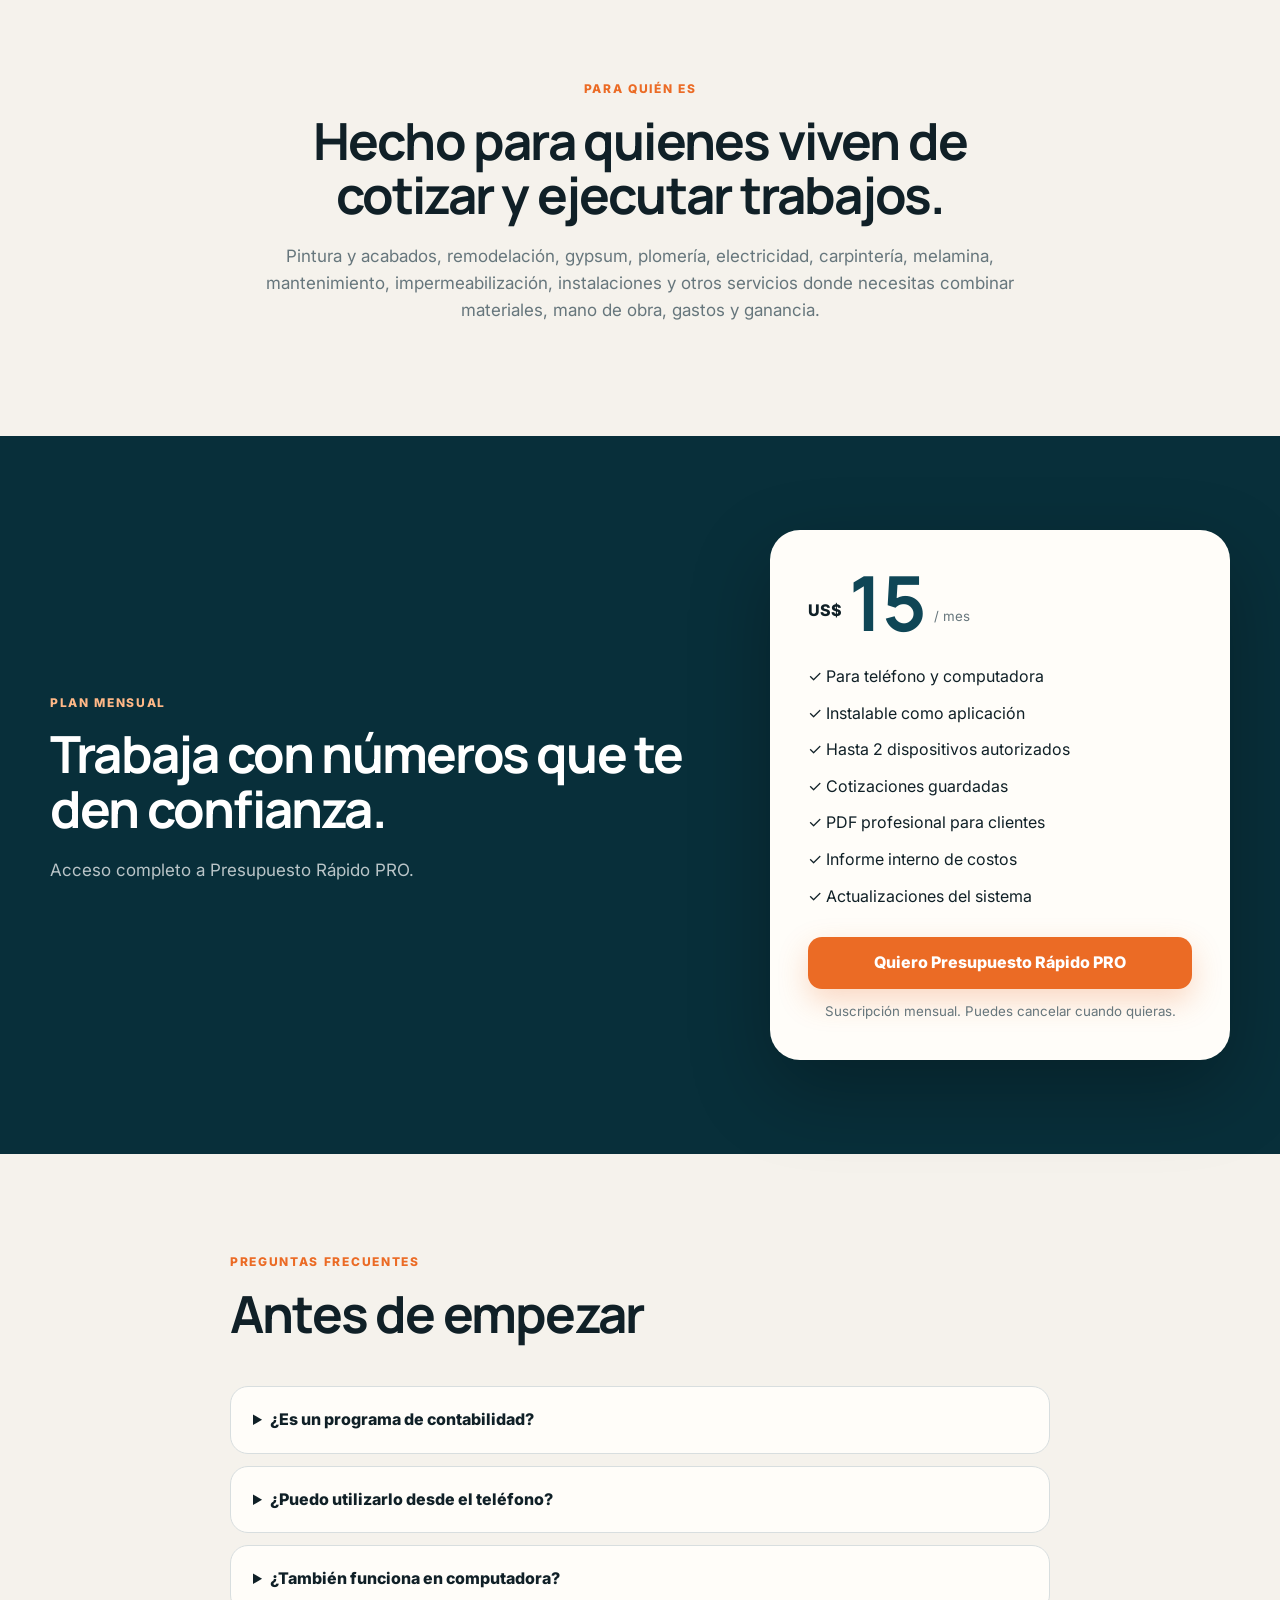
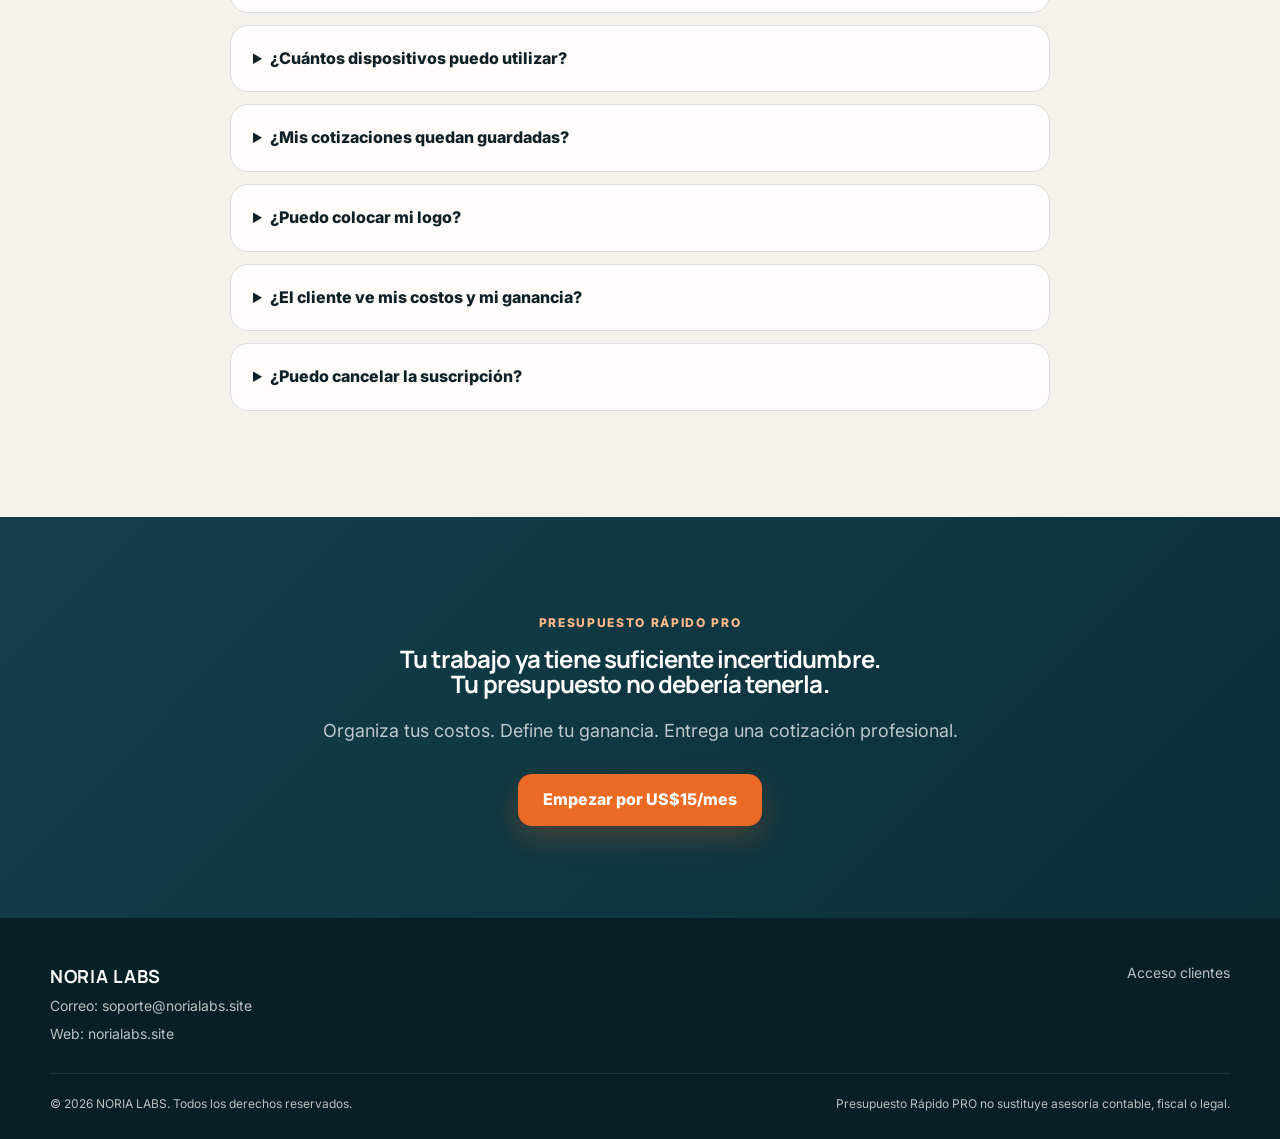
<file: presupuesto-pro/index (1).html>
<!doctype html>
<html lang="es">
<head>
  <meta charset="utf-8">
  <meta name="viewport" content="width=device-width, initial-scale=1">
  <title>Presupuesto Rápido PRO | NORIA LABS</title>
  <meta name="description" content="Calcula costos reales, define tu ganancia y crea cotizaciones profesionales desde teléfono o computadora.">
  <meta name="theme-color" content="#0f4656">
  <link rel="preconnect" href="https://fonts.googleapis.com">
  <link rel="preconnect" href="https://fonts.gstatic.com" crossorigin>
  <link href="https://fonts.googleapis.com/css2?family=Inter:wght@400;500;600;700;800&family=Manrope:wght@600;700;800&display=swap" rel="stylesheet">
  <link rel="stylesheet" href="styles.css">
</head>
<body>
  <header class="topbar">
    <div class="container nav-wrap">
      <a class="brand" href="#inicio" aria-label="NORIA LABS">
        <img class="brand-logo" src="assets/noria-labs-logo.png" alt="Noria Labs">
      </a>
      <nav class="nav-links">
        <a href="#funciones">Funciones</a>
        <a href="#como-funciona">Cómo funciona</a>
        <a href="#precio">Precio</a>
        <a href="#faq">Preguntas</a>
      </nav>
      <a class="btn btn-small btn-outline" href="https://presupuestopro.norialabs.site" target="_blank" rel="noopener">Ya soy cliente</a>
    </div>
  </header>

  <main>
    <section class="hero" id="inicio">
      <div class="container hero-grid">
        <div class="hero-copy">
          <span class="eyebrow">PRESUPUESTO RÁPIDO PRO</span>
          <h1>Cotiza con claridad.<br><span>Cobra lo correcto.</span><br>Protege tu ganancia.</h1>
          <p class="lead">Deja de improvisar tus presupuestos. Registra tus costos reales, define cuánto quieres ganar y conoce cuánto deberías cobrar antes de comprometerte con un precio.</p>
          <div class="hero-actions">
            <a class="btn btn-primary" href="#precio">Ver plan de US$15/mes</a>
            <a class="btn btn-ghost" href="#como-funciona">Ver cómo funciona</a>
          </div>
          <div class="trust-row">
            <span>✓ Teléfono y computadora</span>
            <span>✓ Hasta 2 dispositivos</span>
            <span>✓ Cancela cuando quieras</span>
          </div>
        </div>
        <div class="hero-media">
          <div class="hero-card">
            <img src="assets/presupuesto-pro-hero.png" alt="Presupuesto Rápido PRO en computadora" loading="eager">
          </div>
        </div>
      </div>
    </section>

    <section class="problem section">
      <div class="container narrow">
        <span class="eyebrow dark">EL PROBLEMA</span>
        <h2>Trabajas, cobras… y al final ganas menos de lo que pensabas.</h2>
        <p>Materiales, ayudantes, transporte, alimentación y compras imprevistas pueden comerse tu ganancia sin que lo notes al momento de cotizar.</p>
        <div class="quote-card">
          <strong>“Pensé que iba a ganar $350.”</strong>
          <span>Después de pagar todos los costos, terminaste con mucho menos.</span>
        </div>
      </div>
    </section>

    <section class="solution section alt">
      <div class="container split">
        <div>
          <span class="eyebrow">UNA FORMA MÁS CLARA DE COTIZAR</span>
          <h2>Saber cuánto cobrar no debería ser una adivinanza.</h2>
          <p>Presupuesto Rápido PRO organiza los costos de tu trabajo antes de que entregues el precio al cliente.</p>
          <p>Tú registras lo que necesitas gastar. Indicas cuánto quieres ganar. La aplicación hace los cálculos y te muestra cuánto deberías cobrar.</p>
        </div>
        <div class="metric-card">
          <span>Meta de ganancia</span>
          <strong>$350</strong>
          <div class="metric-line"></div>
          <small>La app calcula el precio necesario para proteger tu objetivo.</small>
        </div>
      </div>
    </section>

    <section class="section" id="funciones">
      <div class="container">
        <div class="section-head">
          <span class="eyebrow dark">TODO EN UN SOLO LUGAR</span>
          <h2>Prepara presupuestos con más control y menos improvisación.</h2>
        </div>
        <div class="features-grid">
          <article class="feature"><span>01</span><h3>Materiales</h3><p>Registra materiales, unidades, cantidades y costos.</p></article>
          <article class="feature"><span>02</span><h3>Personal</h3><p>Incluye trabajadores, ayudantes y pagos por día u otras unidades.</p></article>
          <article class="feature"><span>03</span><h3>Gastos directos</h3><p>Transportes, alimentación y otros costos necesarios para ejecutar el trabajo.</p></article>
          <article class="feature"><span>04</span><h3>Imprevistos</h3><p>Añade una reserva para evitar que un gasto inesperado absorba tu margen.</p></article>
          <article class="feature"><span>05</span><h3>Ganancia deseada</h3><p>Indica cuánto quieres que realmente te quede después de cubrir los costos.</p></article>
          <article class="feature"><span>06</span><h3>Impuestos</h3><p>Configura impuestos cuando correspondan sin perder de vista tu resultado.</p></article>
        </div>
      </div>
    </section>

    <section class="section documents alt">
      <div class="container">
        <div class="section-head">
          <span class="eyebrow">DOCUMENTOS PROFESIONALES</span>
          <h2>Una cotización para tu cliente. Un informe para ti.</h2>
        </div>
        <div class="doc-grid">
          <article class="doc-card">
            <span class="doc-icon">PDF</span>
            <h3>Cotización para el cliente</h3>
            <p>Tu logo, datos comerciales, cliente, proyecto, valor, condiciones de pago y vigencia.</p>
          </article>
          <article class="doc-card">
            <span class="doc-icon">INT</span>
            <h3>Informe interno</h3>
            <p>Costos, personal, gastos y ganancia que no necesitas mostrar al cliente.</p>
          </article>
        </div>
      </div>
    </section>

    <section class="section" id="como-funciona">
      <div class="container">
        <div class="section-head">
          <span class="eyebrow dark">CÓMO FUNCIONA</span>
          <h2>De los costos a una cotización profesional en cinco pasos.</h2>
        </div>
        <div class="steps">
          <div class="step"><b>1</b><div><h3>Registra los costos</h3><p>Materiales, personal y otros gastos.</p></div></div>
          <div class="step"><b>2</b><div><h3>Define tu ganancia</h3><p>Indica cuánto quieres obtener por el trabajo.</p></div></div>
          <div class="step"><b>3</b><div><h3>Calcula</h3><p>La app organiza la información y calcula cuánto deberías cobrar.</p></div></div>
          <div class="step"><b>4</b><div><h3>Genera el PDF</h3><p>Entrega una cotización profesional al cliente.</p></div></div>
          <div class="step"><b>5</b><div><h3>Guarda el trabajo</h3><p>Vuelve a consultarlo o editarlo cuando lo necesites.</p></div></div>
        </div>
      </div>
    </section>

    <section class="section install alt">
      <div class="container split">
        <div>
          <span class="eyebrow">TRABAJA DONDE ESTÉS</span>
          <h2>Úsalo desde el teléfono o la computadora.</h2>
          <p>Úsala desde tu teléfono o computadora. Puedes acceder directamente desde el navegador o instalar Presupuesto Rápido PRO en tu dispositivo para abrirla como cualquier otra aplicación.</p>
          <ul class="checklist">
            <li>Hasta 2 dispositivos autorizados</li>
            <li>Cotizaciones asociadas a tu cuenta</li>
            <li>Acceso desde obra, oficina o casa</li>
          </ul>
        </div>
        <div class="device-card">
          <div class="device phone"><span>PR</span></div>
          <div class="device laptop"><span>Presupuesto Rápido PRO</span></div>
        </div>
      </div>
    </section>

    <section class="section for-who">
      <div class="container narrow">
        <span class="eyebrow dark">PARA QUIÉN ES</span>
        <h2>Hecho para quienes viven de cotizar y ejecutar trabajos.</h2>
        <p>Pintura y acabados, remodelación, gypsum, plomería, electricidad, carpintería, melamina, mantenimiento, impermeabilización, instalaciones y otros servicios donde necesitas combinar materiales, mano de obra, gastos y ganancia.</p>
      </div>
    </section>

    <section class="section pricing" id="precio">
      <div class="container pricing-wrap">
        <div class="pricing-copy">
          <span class="eyebrow">PLAN MENSUAL</span>
          <h2>Trabaja con números que te den confianza.</h2>
          <p>Acceso completo a Presupuesto Rápido PRO.</p>
        </div>
        <div class="price-card">
          <div class="price"><span>US$</span><strong>15</strong><small>/ mes</small></div>
          <ul>
            <li>✓ Para teléfono y computadora</li>
            <li>✓ Instalable como aplicación</li>
            <li>✓ Hasta 2 dispositivos autorizados</li>
            <li>✓ Cotizaciones guardadas</li>
            <li>✓ PDF profesional para clientes</li>
            <li>✓ Informe interno de costos</li>
            <li>✓ Actualizaciones del sistema</li>
          </ul>
          <a class="btn btn-primary btn-wide" href="https://pay.hotmart.com/O107664389P" target="_blank" rel="noopener">Quiero Presupuesto Rápido PRO</a>
          <small class="microcopy">Suscripción mensual. Puedes cancelar cuando quieras.</small>
        </div>
      </div>
    </section>

    <section class="section faq" id="faq">
      <div class="container narrow">
        <div class="section-head left">
          <span class="eyebrow dark">PREGUNTAS FRECUENTES</span>
          <h2>Antes de empezar</h2>
        </div>
        <details><summary>¿Es un programa de contabilidad?</summary><p>No. Es una herramienta para organizar costos y preparar cotizaciones. No sustituye a un sistema contable, tributario o de facturación.</p></details>
        <details><summary>¿Puedo utilizarlo desde el teléfono?</summary><p>Sí. Puedes usarla desde el navegador de tu teléfono o instalar Presupuesto Rápido PRO para abrirla como cualquier otra aplicación.</p></details>
        <details><summary>¿También funciona en computadora?</summary><p>Sí. Puedes usarla desde tu computadora en el navegador o instalarla para abrirla como una aplicación.</p></details>
        <details><summary>¿Cuántos dispositivos puedo utilizar?</summary><p>La licencia individual permite hasta 2 dispositivos autorizados.</p></details>
        <details><summary>¿Mis cotizaciones quedan guardadas?</summary><p>Sí. Las cotizaciones se almacenan asociadas a tu cuenta.</p></details>
        <details><summary>¿Puedo colocar mi logo?</summary><p>Sí. Puedes configurar los datos de tu negocio y utilizar tu logo en las cotizaciones.</p></details>
        <details><summary>¿El cliente ve mis costos y mi ganancia?</summary><p>No. El PDF del cliente muestra la información comercial. El informe interno es independiente.</p></details>
        <details><summary>¿Puedo cancelar la suscripción?</summary><p>Sí. El plan es mensual y puedes cancelar la renovación.</p></details>
      </div>
    </section>

    <section class="final-cta">
      <div class="container narrow">
        <span class="eyebrow">PRESUPUESTO RÁPIDO PRO</span>
        <h2>Tu trabajo ya tiene suficiente incertidumbre.<br>Tu presupuesto no debería tenerla.</h2>
        <p>Organiza tus costos. Define tu ganancia. Entrega una cotización profesional.</p>
        <a class="btn btn-primary" href="https://pay.hotmart.com/O107664389P" target="_blank" rel="noopener">Empezar por US$15/mes</a>
      </div>
    </section>
  </main>

  <footer>
    <div class="container footer-grid">
      <div class="company-info">
        <strong>NORIA LABS</strong>
        <span>Correo: <a href="mailto:soporte@norialabs.site">soporte@norialabs.site</a></span>
        <span>Web: <a href="https://norialabs.site" target="_blank" rel="noopener">norialabs.site</a></span>
      </div>
      <div class="footer-links">
        <a href="https://presupuestopro.norialabs.site" target="_blank" rel="noopener">Acceso clientes</a>
      </div>
    </div>
    <div class="container legal">
      <span>© 2026 NORIA LABS. Todos los derechos reservados.</span>
      <span>Presupuesto Rápido PRO no sustituye asesoría contable, fiscal o legal.</span>
    </div>
  </footer>

  <div class="checkout-notice" id="checkoutNotice" role="dialog" aria-modal="true" aria-hidden="true">
    <div class="notice-card">
      <button class="notice-close" aria-label="Cerrar">×</button>
      <strong>Checkout en configuración</strong>
      <p>El enlace de compra de Hotmart se activará al finalizar la configuración del producto.</p>
      <button class="btn btn-primary notice-ok">Entendido</button>
    </div>
  </div>

  <script src="app.js"></script>
</body>
</html>
</file>
<file: presupuesto-pro/styles.css>
:root{--teal:#0f4656;--teal-dark:#082f3a;--orange:#eb6b25;--orange-dark:#d75916;--ivory:#f5f2ec;--paper:#fffdf9;--ink:#102027;--muted:#66767c;--line:#d8dedf;--shadow:0 18px 60px rgba(5,38,46,.12)}
*{box-sizing:border-box}html{scroll-behavior:smooth}body{margin:0;font-family:Inter,system-ui,sans-serif;color:var(--ink);background:var(--ivory);line-height:1.6}img{max-width:100%;display:block}a{text-decoration:none;color:inherit}.container{width:min(1180px,calc(100% - 40px));margin:auto}.narrow{width:min(820px,100%);margin:auto}.topbar{position:sticky;top:0;z-index:50;background:rgba(245,242,236,.92);backdrop-filter:blur(16px);border-bottom:1px solid rgba(15,70,86,.08)}.nav-wrap{height:78px;display:flex;align-items:center;gap:28px}.brand{display:flex;align-items:center;gap:10px;margin-right:auto}.brand-logo{height:46px;width:auto;display:block}.footer-logo{height:52px;width:auto;display:block;max-width:300px}.nav-links{display:flex;gap:24px;color:#41545a;font-size:14px;font-weight:600}.btn{display:inline-flex;align-items:center;justify-content:center;min-height:52px;padding:0 24px;border-radius:14px;font-weight:800;transition:.2s;border:1px solid transparent;cursor:pointer}.btn:hover{transform:translateY(-1px)}.btn-primary{background:var(--orange);color:#fff;box-shadow:0 12px 30px rgba(235,107,37,.25)}.btn-primary:hover{background:var(--orange-dark)}.btn-outline{border-color:rgba(15,70,86,.25);color:var(--teal)}.btn-ghost{color:var(--teal);border-color:rgba(15,70,86,.12);background:rgba(255,255,255,.45)}.btn-small{min-height:42px;padding:0 17px;font-size:13px}
.hero{background:linear-gradient(135deg,var(--teal-dark),var(--teal));color:white;padding:86px 0 72px;overflow:hidden}.hero-grid{display:grid;grid-template-columns:1fr .95fr;gap:58px;align-items:center}.eyebrow{display:inline-block;font-size:12px;font-weight:800;letter-spacing:.14em;color:#ffb887;margin-bottom:14px}.eyebrow.dark{color:var(--orange)}.hero h1,.section h2,.final-cta h2{font-family:Manrope,sans-serif;letter-spacing:-.035em;line-height:1.06;margin:0}.hero h1{font-size:clamp(42px,5vw,72px)}.hero h1 span{color:#ff8b49}.lead{font-size:19px;line-height:1.65;color:rgba(255,255,255,.78);max-width:660px;margin:26px 0 30px}.hero-actions{display:flex;gap:12px;flex-wrap:wrap}.hero .btn-ghost{color:white;border-color:rgba(255,255,255,.22);background:rgba(255,255,255,.05)}.trust-row{display:flex;gap:18px;flex-wrap:wrap;margin-top:24px;font-size:13px;color:rgba(255,255,255,.72)}.hero-card{border-radius:30px;overflow:hidden;box-shadow:0 30px 80px rgba(0,0,0,.3);transform:rotate(1deg);border:1px solid rgba(255,255,255,.12)}
.section{padding:94px 0}.section.alt{background:var(--paper)}.section h2{font-size:clamp(34px,4vw,52px);margin-bottom:22px}.section p{color:var(--muted);font-size:17px}.problem{text-align:center}.problem p{font-size:20px;max-width:760px;margin:0 auto 28px}.quote-card{background:var(--paper);border:1px solid var(--line);border-radius:22px;padding:28px 34px;box-shadow:var(--shadow);display:flex;flex-direction:column;gap:8px}.quote-card strong{font-size:24px;color:var(--teal)}.quote-card span{color:var(--muted)}.split{display:grid;grid-template-columns:1.15fr .85fr;gap:70px;align-items:center}.metric-card{background:var(--teal);color:white;border-radius:30px;padding:44px;box-shadow:var(--shadow)}.metric-card span,.metric-card small{color:rgba(255,255,255,.7)}.metric-card strong{font-size:74px;font-family:Manrope;display:block;margin:10px 0}.metric-line{height:6px;border-radius:999px;background:linear-gradient(90deg,var(--orange) 68%,rgba(255,255,255,.14) 68%);margin:18px 0}.section-head{text-align:center;max-width:820px;margin:0 auto 46px}.section-head.left{text-align:left;margin-left:0}.features-grid{display:grid;grid-template-columns:repeat(3,1fr);gap:18px}.feature{background:var(--paper);border:1px solid var(--line);border-radius:22px;padding:28px;min-height:210px}.feature span{color:var(--orange);font-weight:800;font-size:12px;letter-spacing:.12em}.feature h3,.doc-card h3,.step h3{font-family:Manrope;margin:18px 0 8px}.feature p,.doc-card p,.step p{font-size:15px;margin:0}.doc-grid{display:grid;grid-template-columns:1fr 1fr;gap:24px}.doc-card{background:white;border-radius:26px;padding:36px;border:1px solid rgba(15,70,86,.1)}.doc-icon{display:grid;place-items:center;width:58px;height:58px;background:var(--orange);color:#fff;border-radius:18px;font-weight:800;font-size:13px}.steps{display:grid;gap:14px;max-width:900px;margin:auto}.step{display:grid;grid-template-columns:62px 1fr;gap:20px;align-items:center;background:var(--paper);border:1px solid var(--line);border-radius:20px;padding:18px 22px}.step b{display:grid;place-items:center;width:48px;height:48px;border-radius:14px;background:var(--teal);color:white;font-family:Manrope}.step h3{margin:0 0 4px}.step p{margin:0}.checklist{list-style:none;padding:0;margin:26px 0 0;display:grid;gap:12px}.checklist li:before{content:"✓";color:var(--orange);font-weight:900;margin-right:10px}.device-card{min-height:330px;border-radius:30px;background:linear-gradient(145deg,#0f4656,#0a3541);position:relative;overflow:hidden;box-shadow:var(--shadow)}.device{position:absolute;background:#fff;border:7px solid #16272d;color:var(--teal);box-shadow:0 20px 50px rgba(0,0,0,.25)}.phone{width:130px;height:230px;border-radius:28px;left:14%;top:54px;display:grid;place-items:center}.phone span{display:grid;place-items:center;width:54px;height:54px;background:var(--orange);color:white;border-radius:16px;font-weight:800}.laptop{width:300px;height:180px;border-radius:18px;right:9%;top:88px;display:grid;place-items:center;font-weight:800}.for-who{text-align:center}.pricing{background:var(--teal-dark);color:white}.pricing-wrap{display:grid;grid-template-columns:1fr 460px;gap:60px;align-items:center}.pricing-copy p{color:rgba(255,255,255,.72)}.price-card{background:var(--paper);color:var(--ink);border-radius:30px;padding:38px;box-shadow:0 30px 80px rgba(0,0,0,.28)}.price{display:flex;align-items:flex-end;gap:7px}.price span{font-weight:800;margin-bottom:12px}.price strong{font-family:Manrope;font-size:76px;line-height:.9;color:var(--teal)}.price small{margin-bottom:9px;color:var(--muted)}.price-card ul{list-style:none;padding:0;display:grid;gap:11px;margin:28px 0}.btn-wide{width:100%}.microcopy{display:block;text-align:center;color:var(--muted);margin-top:12px}.faq details{background:var(--paper);border:1px solid var(--line);border-radius:18px;margin:12px 0;padding:20px 22px}.faq summary{font-weight:800;cursor:pointer}.faq details p{margin:12px 0 0;font-size:15px}.final-cta{text-align:center;padding:92px 0;background:linear-gradient(135deg,#133f4b,#0c2f38);color:white}.final-cta p{color:rgba(255,255,255,.72);font-size:18px;margin:20px 0 28px}
footer{background:#071f26;color:rgba(255,255,255,.72);padding:44px 0 26px}.footer-grid{display:flex;justify-content:space-between;gap:30px}.footer-grid strong{color:white;font-family:Manrope}.footer-grid p{margin:6px 0 0}.footer-links{display:flex;gap:22px;font-size:14px}.legal{border-top:1px solid rgba(255,255,255,.09);margin-top:28px;padding-top:20px;display:flex;justify-content:space-between;gap:18px;font-size:12px}
.checkout-notice{position:fixed;inset:0;background:rgba(3,20,25,.72);display:none;place-items:center;padding:20px;z-index:100}.checkout-notice.show{display:grid}.notice-card{width:min(430px,100%);background:var(--paper);border-radius:24px;padding:30px;position:relative;box-shadow:0 30px 80px rgba(0,0,0,.35)}.notice-card strong{font-family:Manrope;font-size:24px}.notice-card p{color:var(--muted)}.notice-close{position:absolute;right:16px;top:10px;background:none;border:0;font-size:30px;cursor:pointer;color:var(--muted)}
@media(max-width:900px){.nav-links{display:none}.hero-grid,.split,.pricing-wrap{grid-template-columns:1fr}.features-grid{grid-template-columns:1fr 1fr}.pricing-wrap{gap:34px}.price-card{max-width:520px}}
@media(max-width:620px){.container{width:min(100% - 28px,1180px)}.topbar .btn-outline{display:none}.nav-wrap{height:66px}.brand-logo{height:38px}.footer-logo{height:44px}.hero{padding:58px 0 50px}.hero h1{font-size:42px}.lead{font-size:17px}.hero-actions .btn{width:100%}.trust-row{display:grid;gap:8px}.section{padding:66px 0}.features-grid,.doc-grid{grid-template-columns:1fr}.step{grid-template-columns:48px 1fr;padding:16px}.device-card{min-height:300px}.phone{left:7%;transform:scale(.82);transform-origin:left top}.laptop{right:-12%;transform:scale(.82);transform-origin:right top}.footer-grid,.legal{flex-direction:column}}

.company-info{display:flex;flex-direction:column;gap:5px}
.company-info strong{color:white;font-family:Manrope,sans-serif;font-size:18px;letter-spacing:.04em}
.company-info span{font-size:14px}
.company-info a:hover,.footer-links a:hover{color:white}
</file>
